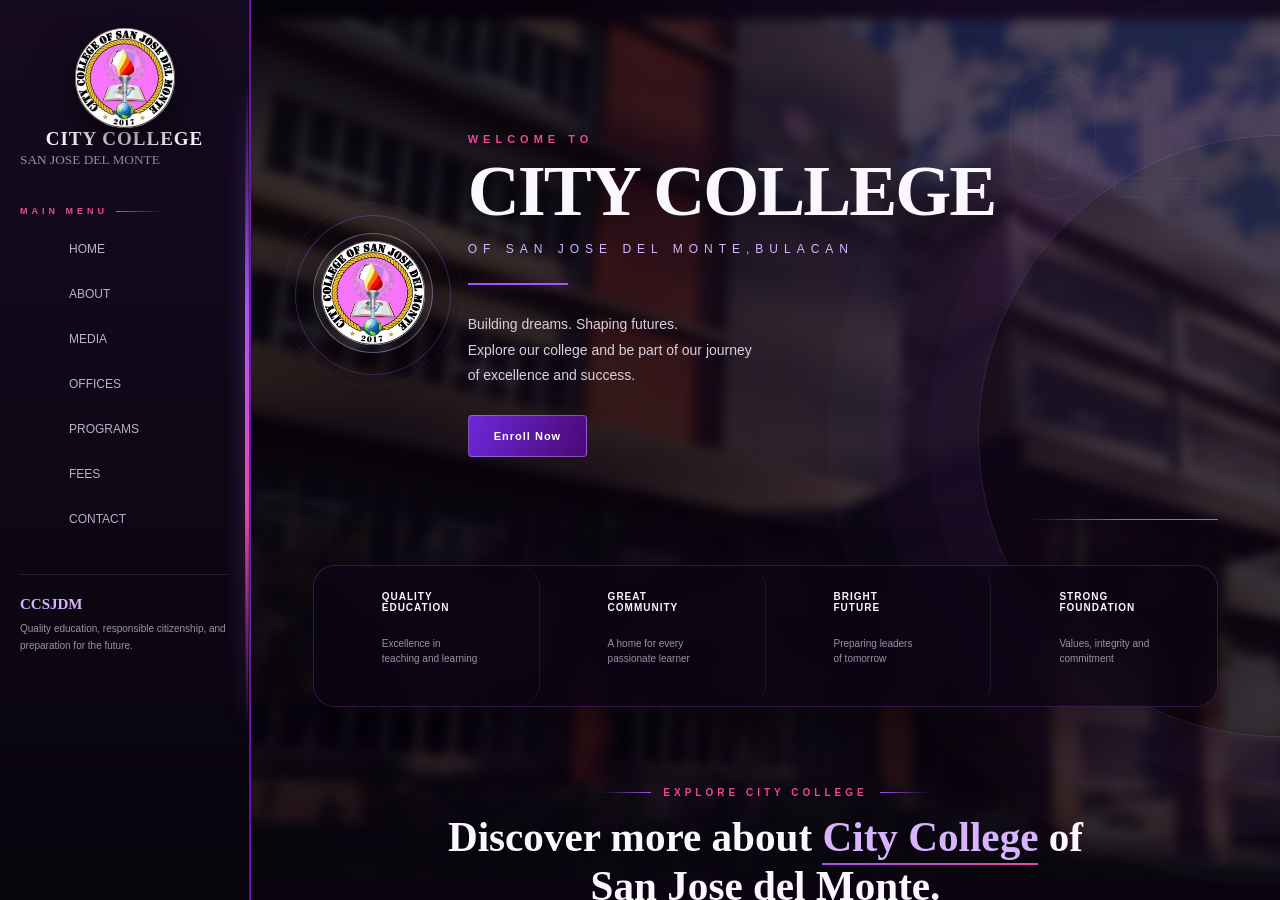
<file: index.html>
<!DOCTYPE html>
<html>

<head>
    <meta charset="UTF-8">
    <title>City College of San Jose del Monte</title>
</head>

<frameset cols="250,*" border="1" bordercolor="#6d1bb8">
    
    <frame src="sidebar.html"
           name="menu"
           noresize>

    <frame src="home.html"
           name="contentFrame">

</frameset>

</html>
</file>
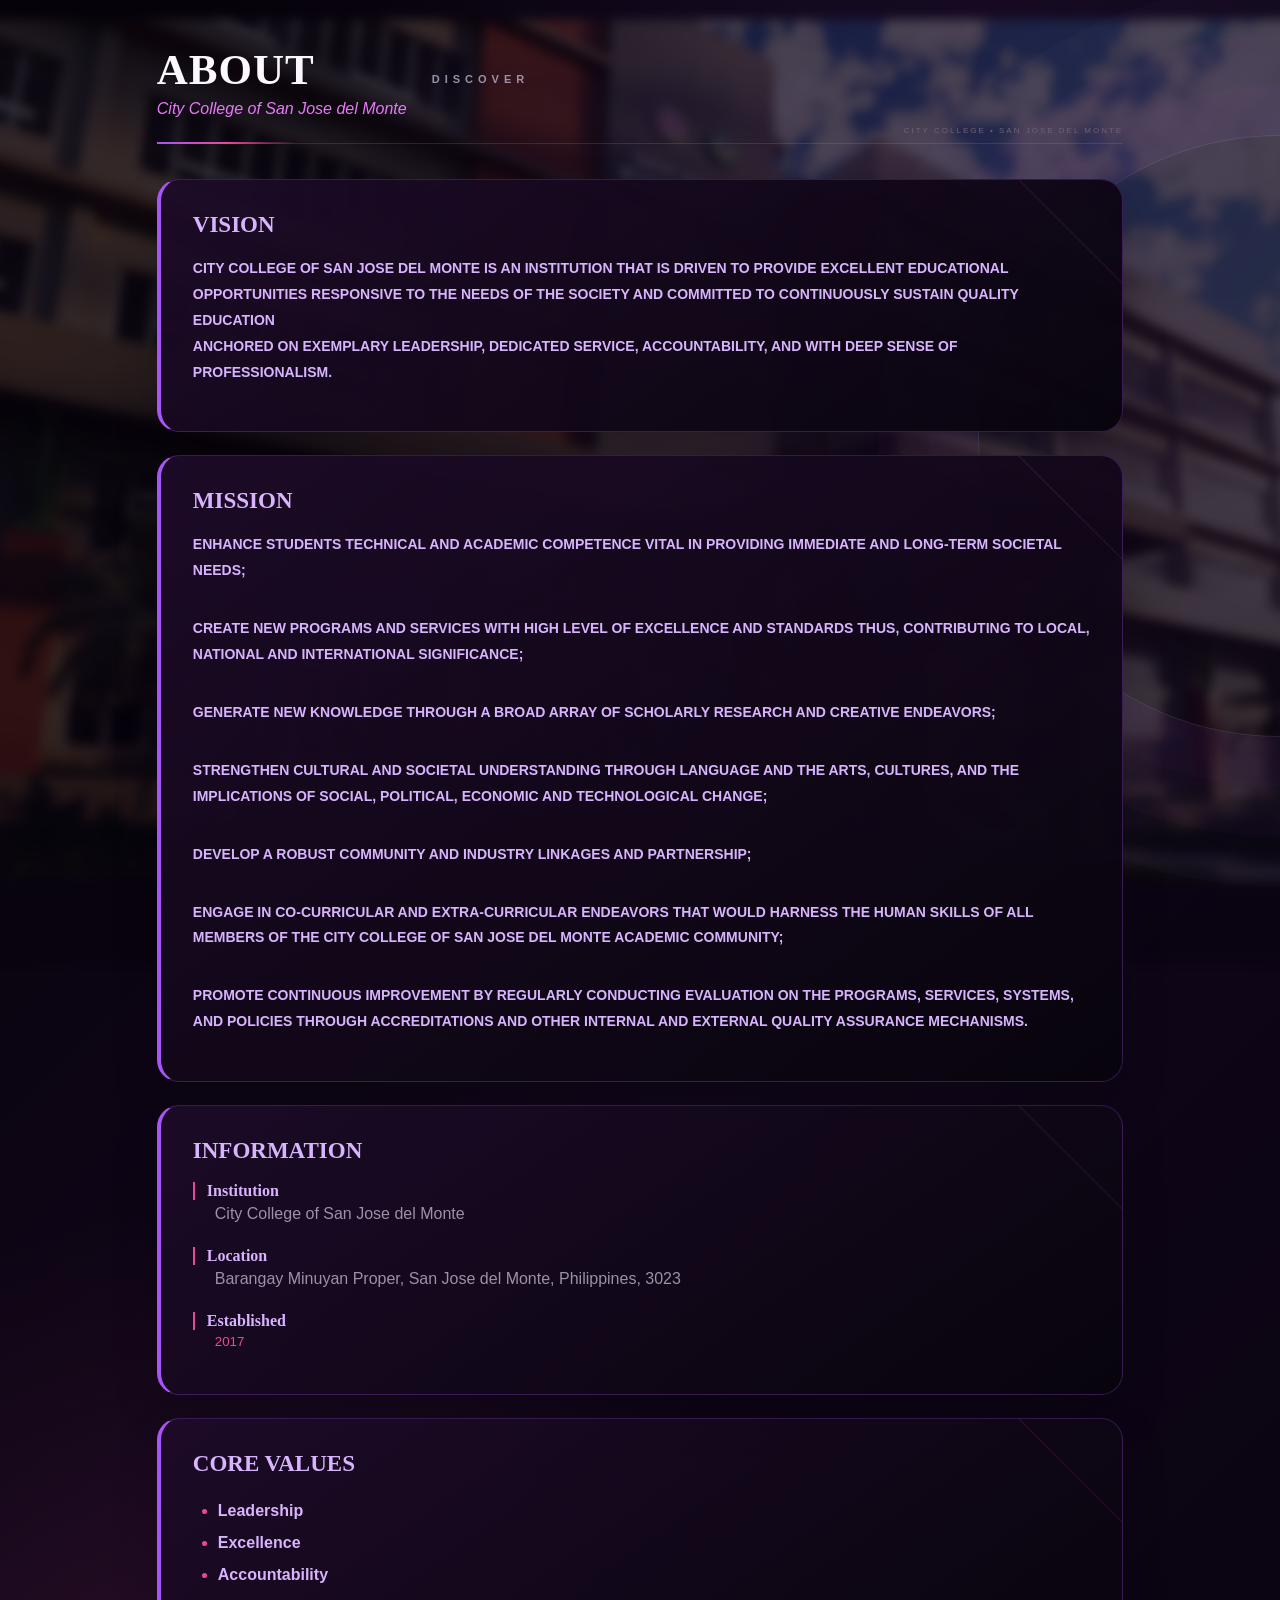
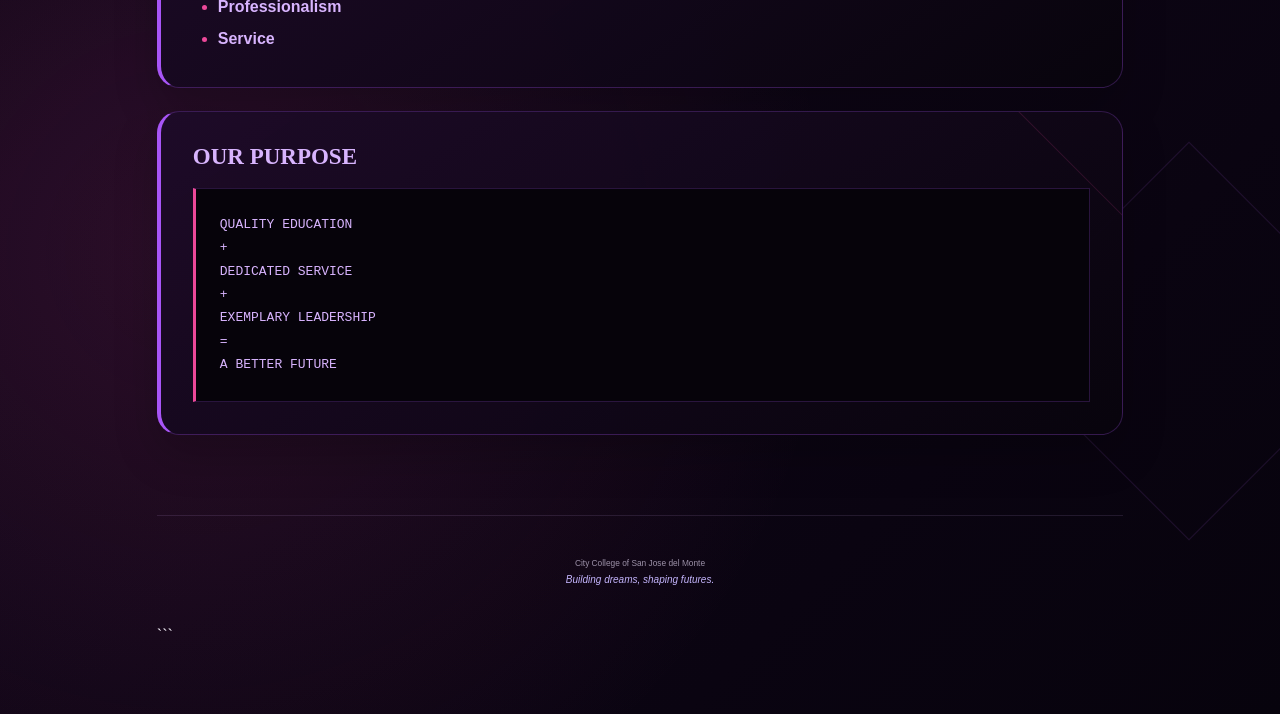
<file: about.html>
<!DOCTYPE html>

<html>

<head>
    <meta charset="UTF-8">
    <title>About - City College</title>
    <link rel="stylesheet" href="style.css">
</head>

<body>
<div class="page inner-page">
    <div class="page-header">
        <div class="page-header-content">
            <h1>ABOUT</h1>
            <p>
                <em>City College of San Jose del Monte</em>
            </p>
        </div>
    <div>
        <p class="welcome-small">DISCOVER</p>
    </div>

</div>


<section class="content-box mission-box">

    <h2>VISION</h2>

    <p>
        <strong>
            CITY COLLEGE OF SAN JOSE DEL MONTE IS AN INSTITUTION
            THAT IS DRIVEN TO PROVIDE EXCELLENT EDUCATIONAL<br>
            OPPORTUNITIES RESPONSIVE TO THE NEEDS OF THE SOCIETY
            AND COMMITTED TO CONTINUOUSLY SUSTAIN QUALITY EDUCATION<br>
            ANCHORED ON EXEMPLARY LEADERSHIP, DEDICATED SERVICE,
            ACCOUNTABILITY, AND WITH DEEP SENSE OF PROFESSIONALISM.
        </strong>
    </p>

</section>


<section class="content-box mission-box">

    <h2>MISSION</h2>

    <p>
        <strong>
            ENHANCE STUDENTS TECHNICAL AND ACADEMIC COMPETENCE
            VITAL IN PROVIDING IMMEDIATE AND LONG-TERM SOCIETAL NEEDS;
        </strong>
    </p>
       <br>
    <p>
        <strong>
            CREATE NEW PROGRAMS AND SERVICES WITH HIGH LEVEL OF
            EXCELLENCE AND STANDARDS THUS, CONTRIBUTING TO LOCAL,
            NATIONAL AND INTERNATIONAL SIGNIFICANCE;
        </strong>
    </p>
        <br>
    <p>
        <strong>
            GENERATE NEW KNOWLEDGE THROUGH A BROAD ARRAY OF
            SCHOLARLY RESEARCH AND CREATIVE ENDEAVORS;
        </strong>
    </p>
        <br>
    <p>
        <strong>
            STRENGTHEN CULTURAL AND SOCIETAL UNDERSTANDING THROUGH
            LANGUAGE AND THE ARTS, CULTURES, AND THE IMPLICATIONS OF
            SOCIAL, POLITICAL, ECONOMIC AND TECHNOLOGICAL CHANGE;
        </strong>
    </p>
        <br>
    <p>
        <strong>
            DEVELOP A ROBUST COMMUNITY AND INDUSTRY LINKAGES AND
            PARTNERSHIP;
        </strong>
    </p>
        <br>
    <p>
        <strong>
            ENGAGE IN CO-CURRICULAR AND EXTRA-CURRICULAR ENDEAVORS
            THAT WOULD HARNESS THE HUMAN SKILLS OF ALL MEMBERS
            OF THE CITY COLLEGE OF SAN JOSE DEL MONTE ACADEMIC
            COMMUNITY;
        </strong>
    </p>
        <br>
    <p> 
        <strong>
            PROMOTE CONTINUOUS IMPROVEMENT BY REGULARLY CONDUCTING
            EVALUATION ON THE PROGRAMS, SERVICES, SYSTEMS, AND
            POLICIES THROUGH ACCREDITATIONS AND OTHER INTERNAL
            AND EXTERNAL QUALITY ASSURANCE MECHANISMS.
        </strong>
    </p>

</section>



<section class="content-box">

    <h2>INFORMATION</h2>

    <dl>

        <dt>Institution</dt>

        <dd>
            City College of San Jose del Monte
        </dd>


        <dt>Location</dt>

        <dd>
        Barangay Minuyan Proper, San Jose del Monte, Philippines, 3023
        </dd>


        <dt>Established</dt>

        <dd>
            <sup>2017</sup>
        </dd>

    </dl>

</section>



<section class="content-box">

    <h2>CORE VALUES</h2>

    <ul>

        <li>
            <strong>Leadership</strong>
        </li>

        <li>
            <strong>Excellence</strong>
        </li>

        <li>
            <strong>Accountability</strong>
        </li>

        <li>
            <strong>Professionalism</strong>
        </li>

        <li>
            <strong>Service</strong>
        </li>

    </ul>

</section>



<section class="content-box">

    <h2>OUR PURPOSE</h2>

    <pre>
QUALITY EDUCATION
+
DEDICATED SERVICE
+
EXEMPLARY LEADERSHIP
=
A BETTER FUTURE </pre>
</section>


<footer>

    <p>
        <small>
            City College of San Jose del Monte
        </small>
    </p>

    <p>
        <i>Building dreams, shaping futures.</i>
    </p>

</footer>
```

</div>

</body>

</html>
</file>
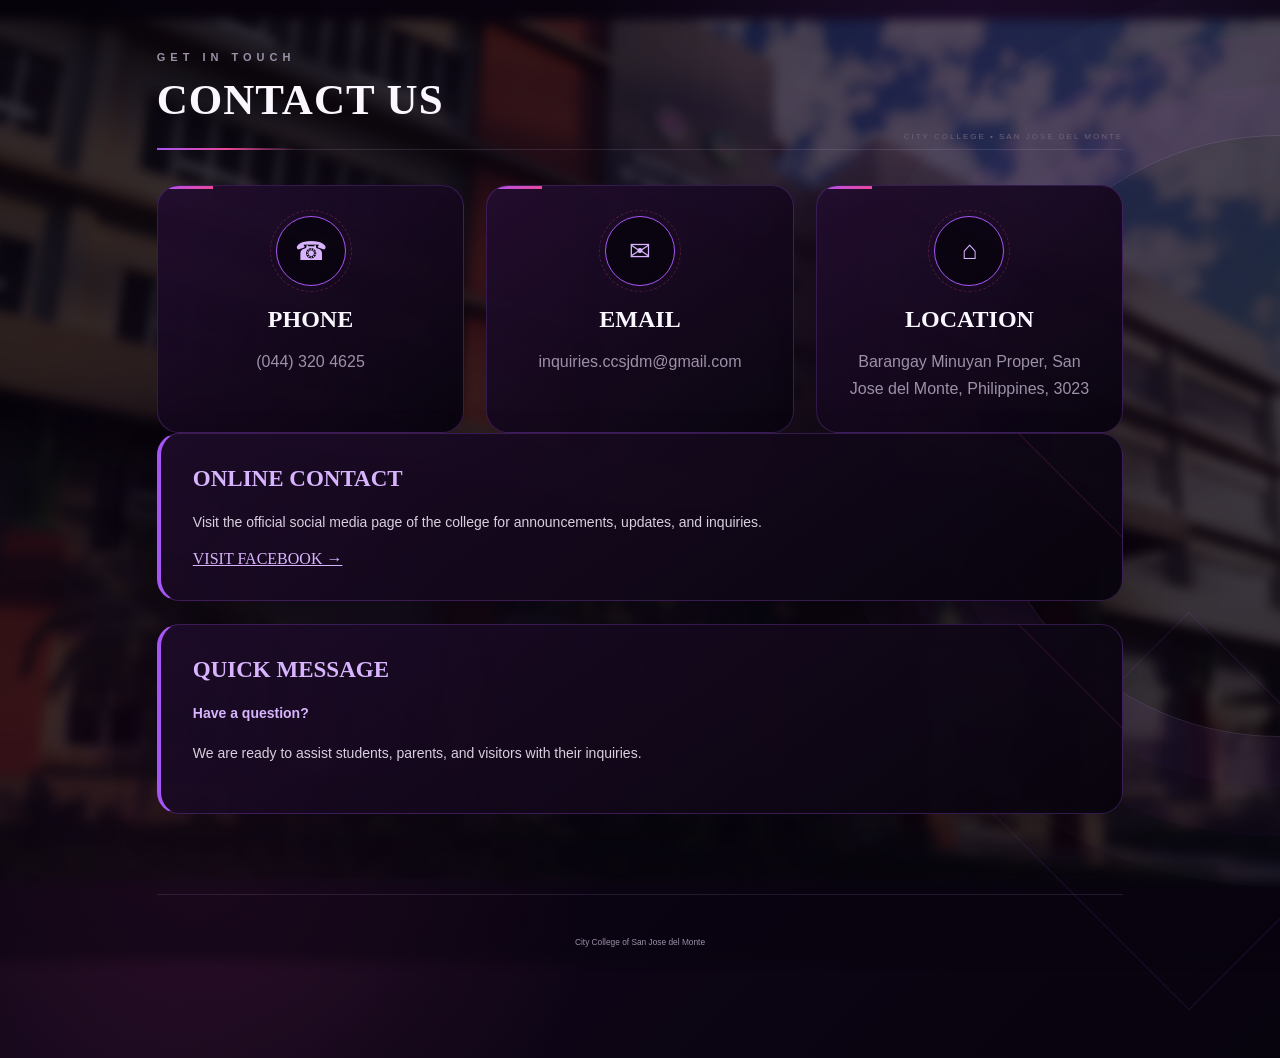
<file: contact.html>
<!DOCTYPE html>
<html>

<head>
    <meta charset="UTF-8">
    <title>Contact - City College</title>
    <link rel="stylesheet" href="style.css">
</head>

<body>

<div class="page inner-page">

    <div class="page-header">

        <div>
            <p class="welcome-small">GET IN TOUCH</p>
            <h1>CONTACT US</h1>
        </div>

    </div>


    <section class="contact-grid">


        <div class="contact-card">

            <div class="card-icon">☎</div>

            <h2>PHONE</h2>

            <p>
                
        (044) 320 4625  
            </p>

        </div>


        <div class="contact-card">

            <div class="card-icon">✉</div>

            <h2>EMAIL</h2>

            <p>
               inquiries.ccsjdm@gmail.com
            </p>

        </div>


        <div class="contact-card">

            <div class="card-icon">⌂</div>

            <h2>LOCATION</h2>

            <p>
                
            Barangay Minuyan Proper, San Jose del Monte, Philippines, 3023 
            </p>

        </div>


    </section>


    <section class="content-box">

        <h2>ONLINE CONTACT</h2>

        <p>
            Visit the official social media
            page of the college for announcements,
            updates, and inquiries.
        </p>

        <a href="https://www.facebook.com/citycollegeofsjdm"
           target="_blank"
           class="social-button">
            VISIT FACEBOOK →
        </a>

    </section>


    <section class="content-box">

        <h2>QUICK MESSAGE</h2>

        <p>
            <strong>Have a question?</strong>
        </p>

        <p>
            We are ready to assist students,
            parents, and visitors with their
            inquiries.
        </p>

    </section>


    <footer>

        <p>
            <small>
                City College of San Jose del Monte
            </small>
        </p>

    </footer>

</div>

</body>

</html>
</file>
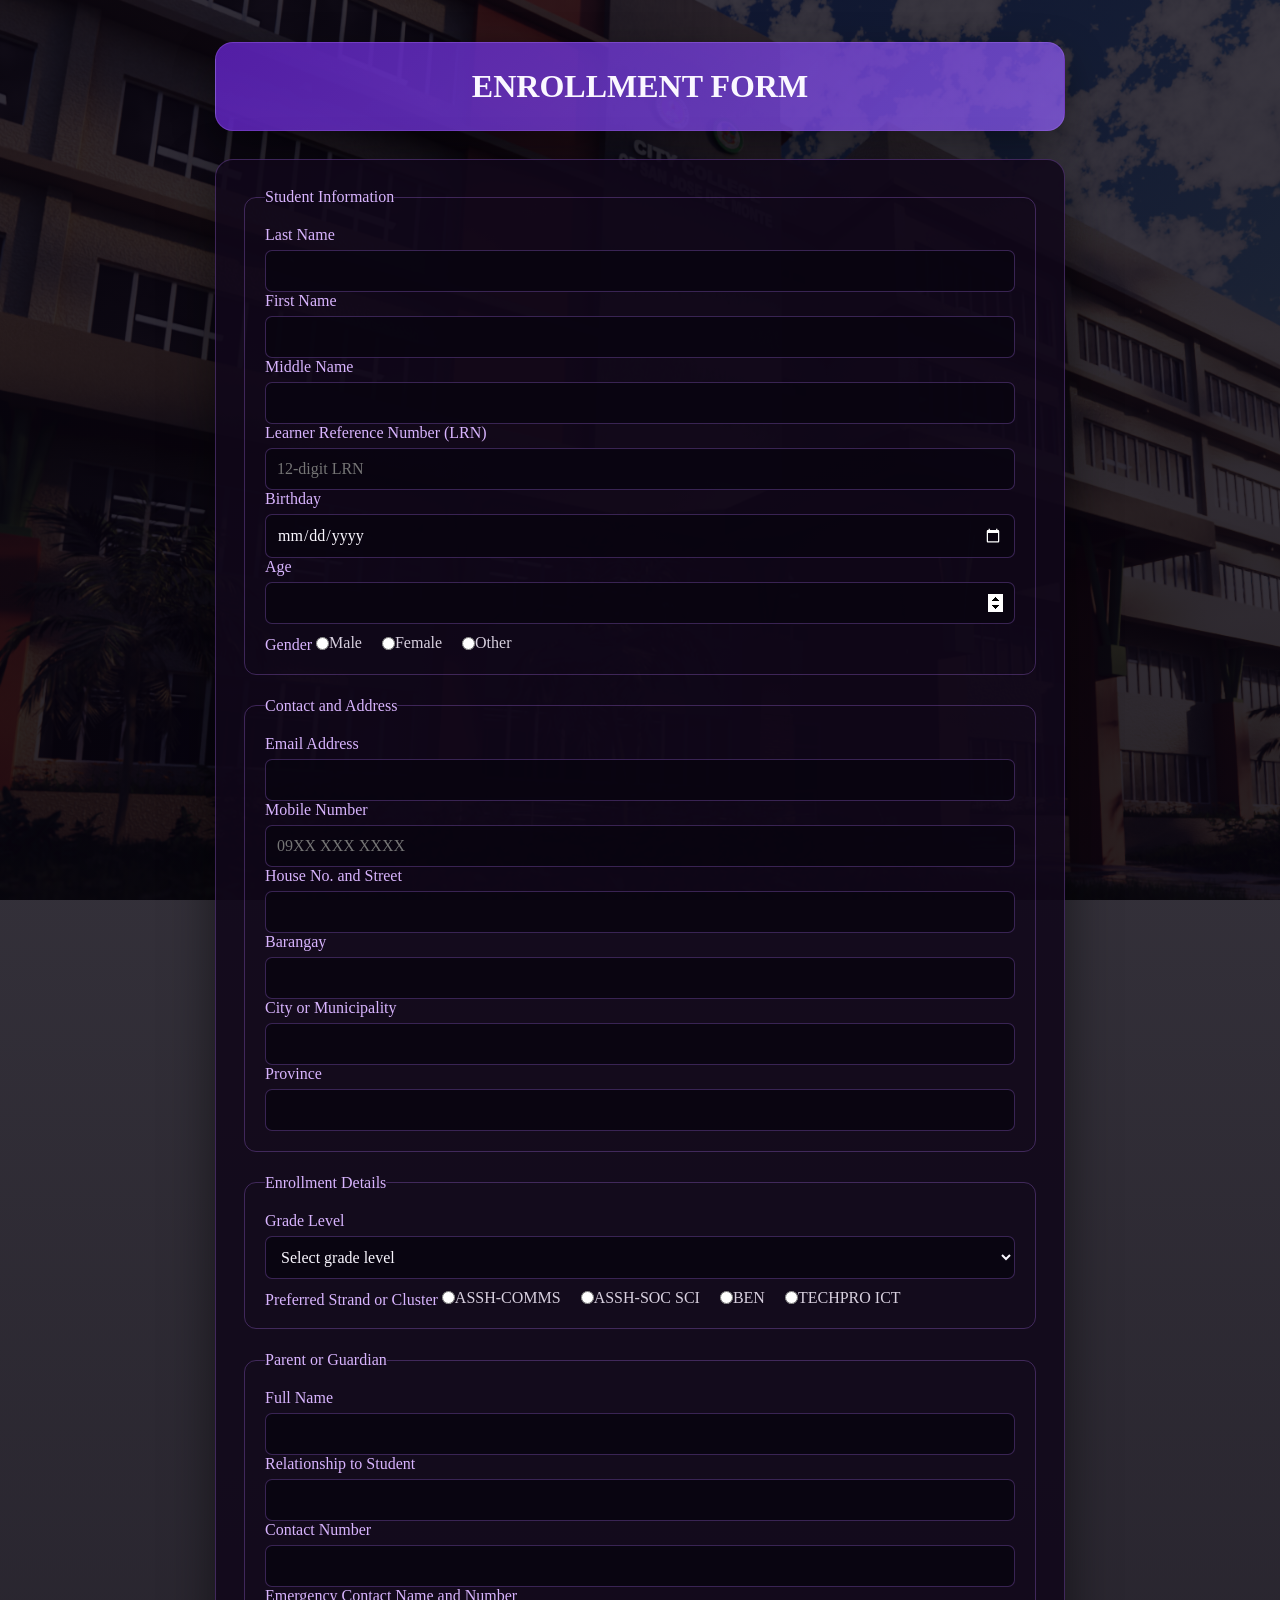
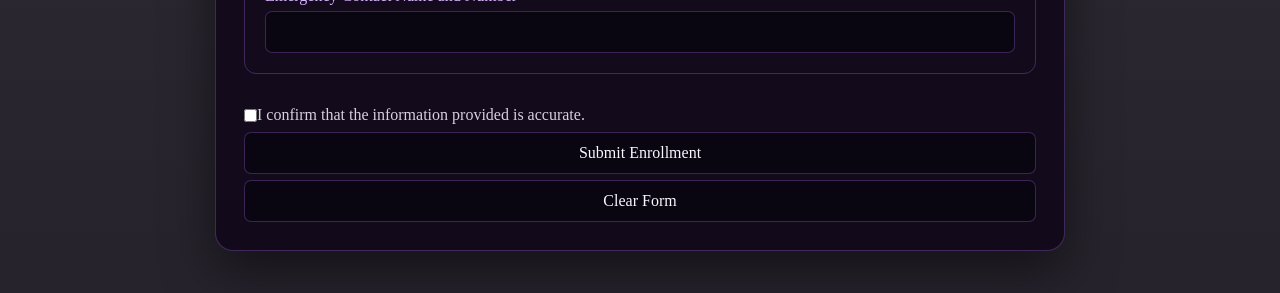
<file: Enrollment Form.html>
<!DOCTYPE html>
<html lang="en">
    <head>
        <meta charset="UTF-8">
        <meta name="viewpoint" content="width=device-width, initial-scale=1.0">
        <title>Enrollment Form</title>
        <link rel="stylesheet" href="style.css">
    </head>
    <body class="enrollment-page">
        <h1>ENROLLMENT FORM</h1>
        <form>
           <fieldset>
               <legend>Student Information</legend>

               <label for="last-name">Last Name</label>
               <input id="last-name" type="text" name="last_name" autocomplete="family-name" required>

               <label for="first-name">First Name</label>
               <input id="first-name" type="text" name="first_name" autocomplete="given-name" required>

               <label for="middle-name">Middle Name</label>
               <input id="middle-name" type="text" name="middle_name" autocomplete="additional-name">

               <label for="lrn">Learner Reference Number (LRN)</label>
               <input id="lrn" type="text" name="lrn" inputmode="numeric" pattern="[0-9]{12}" placeholder="12-digit LRN" required>

               <label for="birthday">Birthday</label>
               <input id="birthday" type="date" name="birthday" required>

               <label for="age">Age</label>
               <input id="age" type="number" name="age" min="10" max="25" required>

               <span class="field-label">Gender</span>
               <label class="option"><input type="radio" name="gender" value="male" required> Male</label>
               <label class="option"><input type="radio" name="gender" value="female"> Female</label>
               <label class="option"><input type="radio" name="gender" value="other"> Other</label>
           </fieldset>

           <fieldset>
               <legend>Contact and Address</legend>

               <label for="email">Email Address</label>
               <input id="email" type="email" name="email" autocomplete="email" required>

               <label for="phone">Mobile Number</label>
               <input id="phone" type="tel" name="phone" autocomplete="tel" placeholder="09XX XXX XXXX" required>

               <label for="address">House No. and Street</label>
               <input id="address" type="text" name="address" autocomplete="street-address" required>

               <label for="barangay">Barangay</label>
               <input id="barangay" type="text" name="barangay" required>

               <label for="city">City or Municipality</label>
               <input id="city" type="text" name="city" required>

               <label for="province">Province</label>
               <input id="province" type="text" name="province" required>
           </fieldset>

           <fieldset>
               <legend>Enrollment Details</legend>

               <label for="grade-level">Grade Level</label>
               <select id="grade-level" name="grade_level" required>
                   <option value="">Select grade level</option>
                   <option value="11">Grade 11</option>
                   <option value="12">Grade 12</option>
               </select>

               <span class="field-label">Preferred Strand or Cluster</span>
               <label class="option"><input type="radio" name="cluster" value="assh-comms" required> ASSH-COMMS</label>
               <label class="option"><input type="radio" name="cluster" value="assh-soc-sci"> ASSH-SOC SCI</label>
               <label class="option"><input type="radio" name="cluster" value="ben"> BEN</label>
               <label class="option"><input type="radio" name="cluster" value="techpro-ict"> TECHPRO ICT</label>
           </fieldset>

           <fieldset>
               <legend>Parent or Guardian</legend>

               <label for="guardian-name">Full Name</label>
               <input id="guardian-name" type="text" name="guardian_name" required>

               <label for="relationship">Relationship to Student</label>
               <input id="relationship" type="text" name="relationship" required>

               <label for="guardian-phone">Contact Number</label>
               <input id="guardian-phone" type="tel" name="guardian_phone" required>

               <label for="emergency-contact">Emergency Contact Name and Number</label>
               <input id="emergency-contact" type="text" name="emergency_contact" required>
           </fieldset>

           <label class="consent">
               <input type="checkbox" name="information_consent" required>
               I confirm that the information provided is accurate.
           </label>

           <input type="submit" value="Submit Enrollment">
           <input type="reset" value="Clear Form">
        </form>
    </body>
</html>
</file>
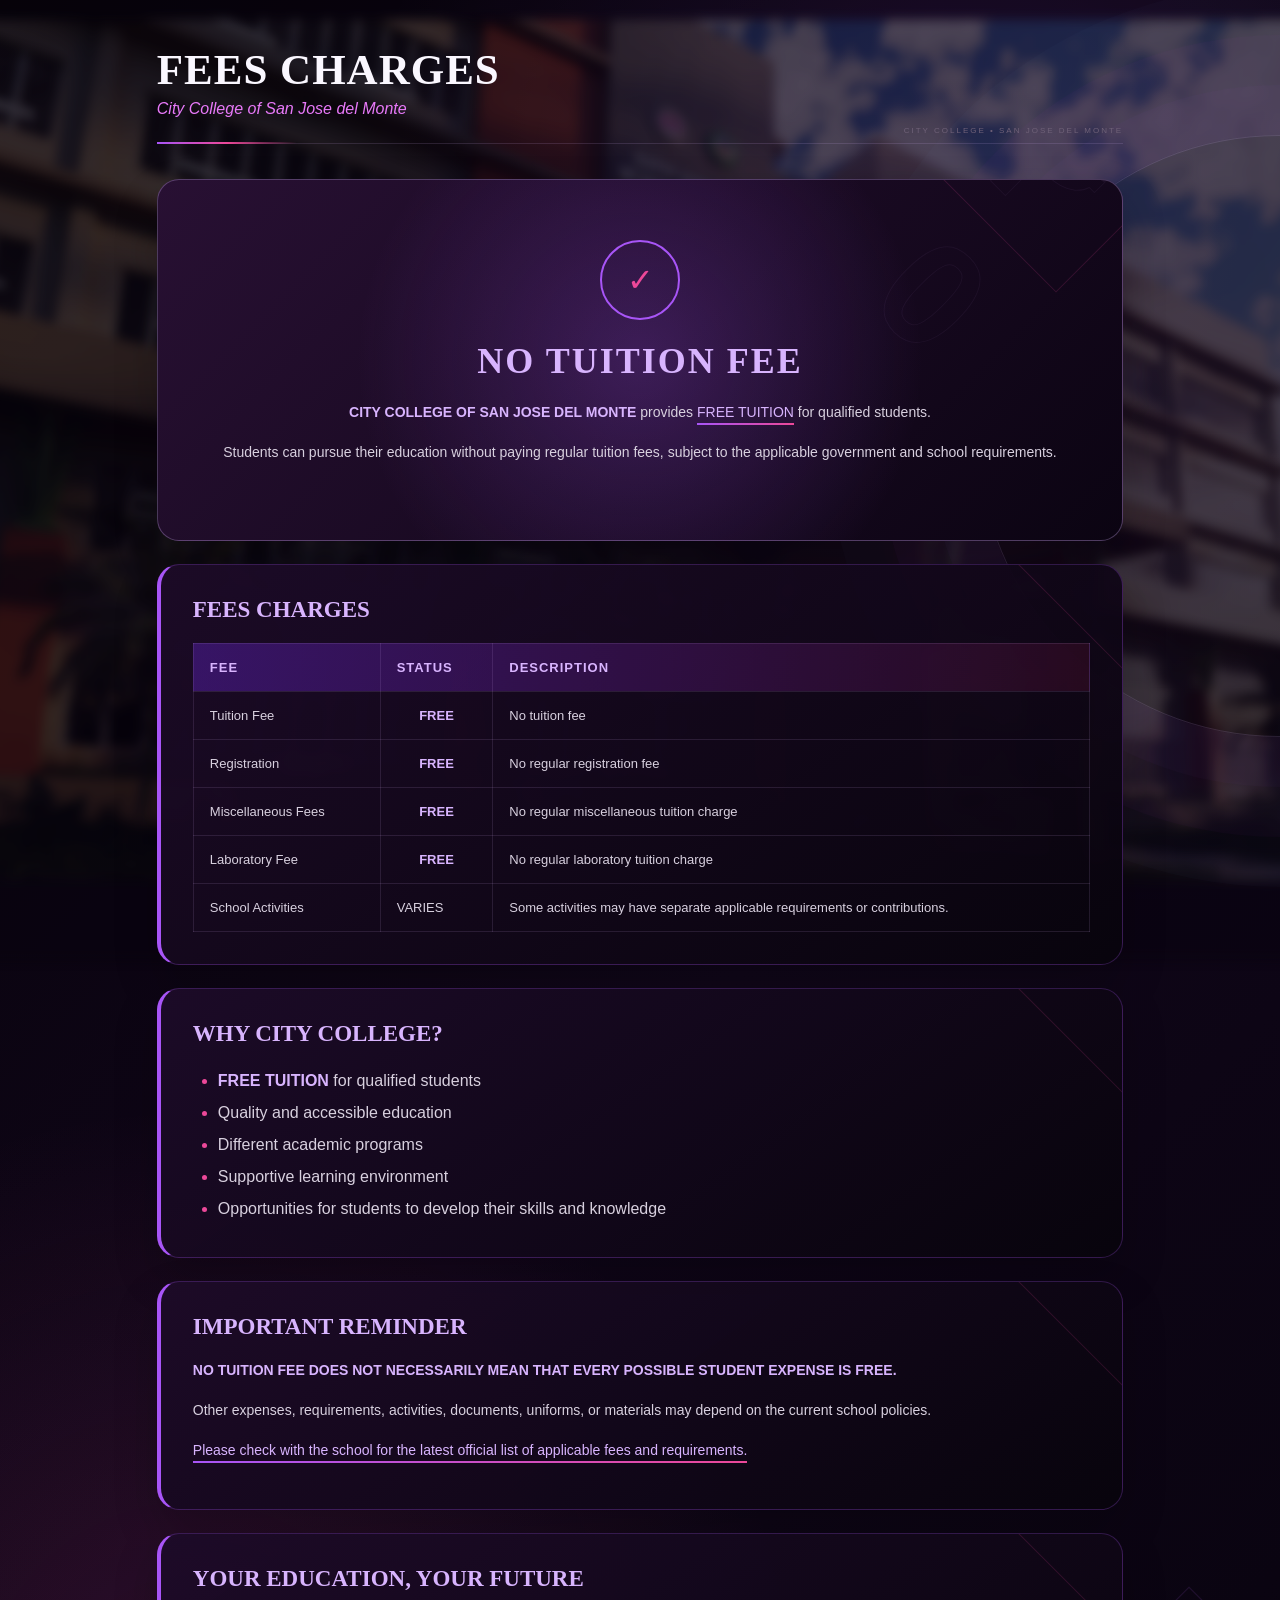
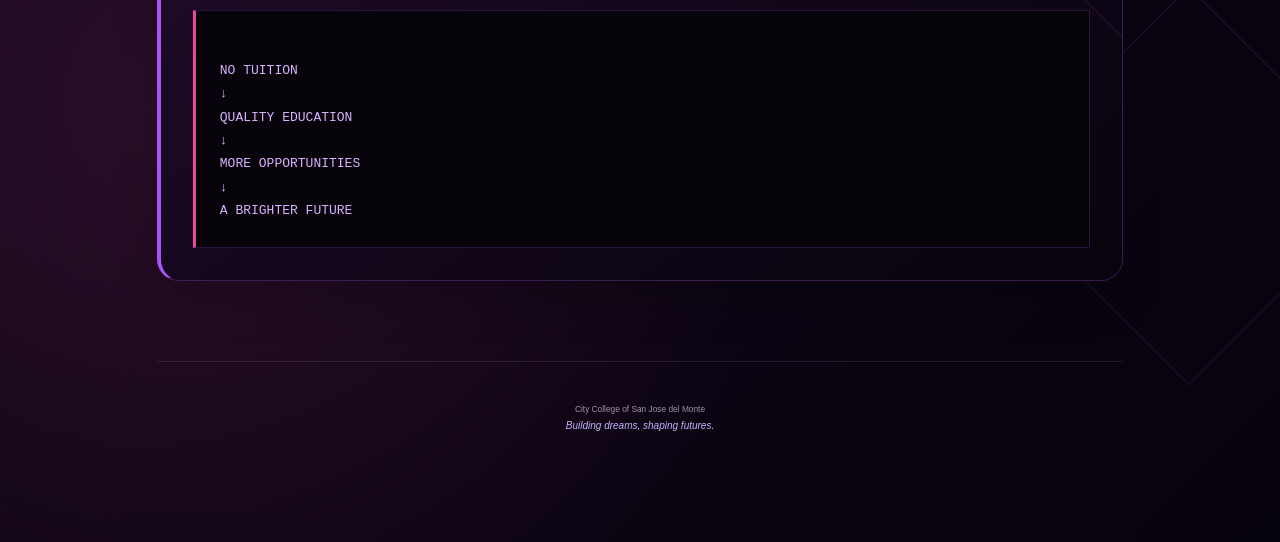
<file: fees.html>
<!DOCTYPE html>

<html>

<head>
    <meta charset="UTF-8">
    <title>Fees - City College</title>
    <link rel="stylesheet" href="style.css">
</head>

<body>
<div class="page inner-page">
    <div class="page-header">
        <div class="page-header-content">
            <h1>FEES CHARGES</h1>
            <p>
                <em>City College of San Jose del Monte</em>
            </p>
        </div>
    </div>

<section class="content-box fee-highlight">

    <div class="free-icon">
        ✓
    </div>

    <h2>NO TUITION FEE</h2>

    <p>
        <strong>
            CITY COLLEGE OF SAN JOSE DEL MONTE
        </strong>
        provides
        <mark>FREE TUITION</mark>
        for qualified students.
    </p>

    <p>
        Students can pursue their education without
        paying regular tuition fees, subject to the
        applicable government and school requirements.
    </p>

</section>


<section class="content-box">

    <h2>FEES CHARGES</h2>

    <table>

        <tr>
            <td><strong>FEE</strong></td>
            <td><strong>STATUS</strong></td>
            <td><strong>DESCRIPTION</strong></td>
        </tr>

        <tr>
            <td>Tuition Fee</td>
            <td class="free">FREE</td>
            <td>No tuition fee</td>
        </tr>

        <tr>
            <td>Registration</td>
            <td class="free">FREE</td>
            <td>No regular registration fee</td>
        </tr>

        <tr>
            <td>Miscellaneous Fees</td>
            <td class="free">FREE</td>
            <td>No regular miscellaneous tuition charge</td>
        </tr>

        <tr>
            <td>Laboratory Fee</td>
            <td class="free">FREE</td>
            <td>No regular laboratory tuition charge</td>
        </tr>

        <tr>
            <td>School Activities</td>
            <td>VARIES</td>
            <td>
                Some activities may have separate
                applicable requirements or contributions.
            </td>
        </tr>

    </table>

</section>


<section class="content-box">

    <h2>WHY CITY COLLEGE?</h2>

    <ul>

        <li>
            <strong>FREE TUITION</strong>
            for qualified students
        </li>

        <li>
            Quality and accessible education
        </li>

        <li>
            Different academic programs
        </li>

        <li>
            Supportive learning environment
        </li>

        <li>
            Opportunities for students to develop
            their skills and knowledge
        </li>

    </ul>

</section>


<section class="content-box">

    <h2>IMPORTANT REMINDER</h2>

    <p>
        <strong>
            NO TUITION FEE DOES NOT NECESSARILY MEAN
            THAT EVERY POSSIBLE STUDENT EXPENSE IS FREE.
        </strong>
    </p>

    <p>
        Other expenses, requirements, activities,
        documents, uniforms, or materials may depend
        on the current school policies.
    </p>

    <p>
        <mark>
            Please check with the school for the latest
            official list of applicable fees and requirements.
        </mark>
    </p>

</section>


<section class="content-box free-message">

    <h2>YOUR EDUCATION, YOUR FUTURE</h2>

    <pre>

NO TUITION
↓
QUALITY EDUCATION
↓
MORE OPPORTUNITIES
↓
A BRIGHTER FUTURE </pre>

</section>


<footer>

    <p>
        <small>
            City College of San Jose del Monte
        </small>
    </p>

    <p>
        <i>Building dreams, shaping futures.</i>
    </p>

</footer>


</div>

</body>

</html>
</file>
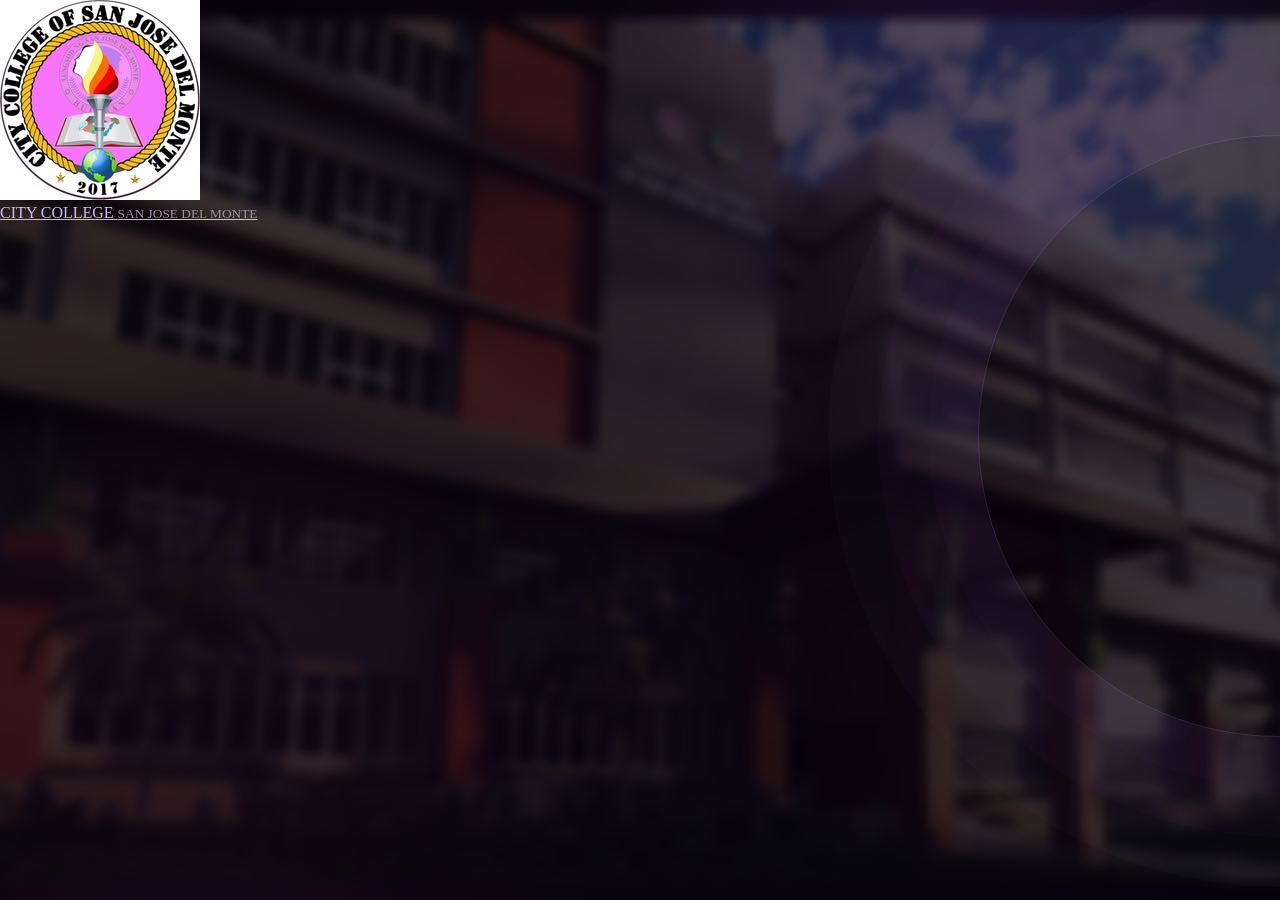
<file: header.html>
<!DOCTYPE html>
<html lang="en">
<head>
    <meta charset="UTF-8">
    <link rel="stylesheet" href="style.css">
</head>
<body class="frame-header-body">

<div class="navbar">
    <a href="home.html" target="mainFrame" class="brand">
        <img src="city college logo.png" alt="CCSJDM Logo">
        <div class="brand-text">
            <span>CITY COLLEGE</span>
            <small>SAN JOSE DEL MONTE</small>
        </div>
    </a>
</body>
</html>
</file>
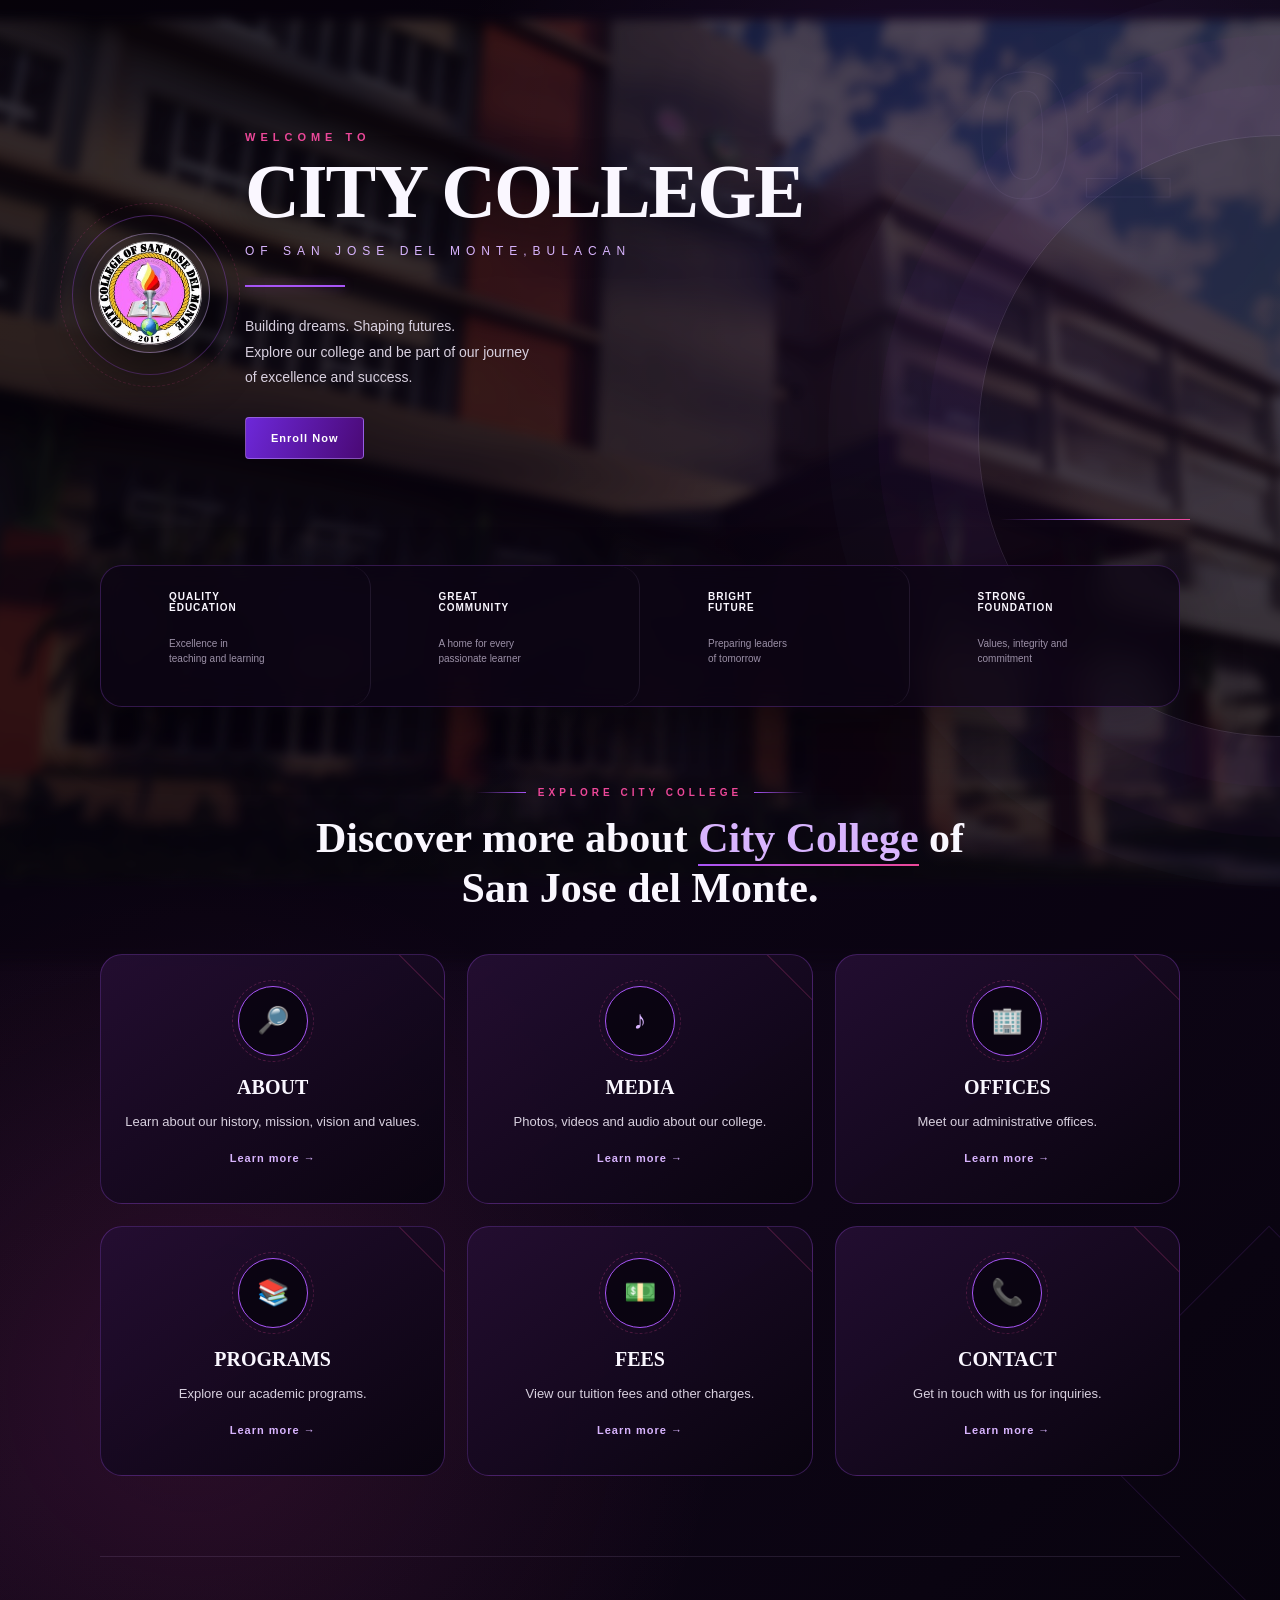
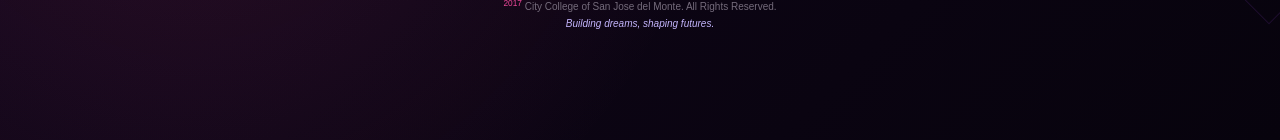
<file: home.html>
<!DOCTYPE html>
<html>

<head>
    <meta charset="UTF-8">
    <title>Home - City College</title>
    <link rel="stylesheet" href="style.css">
</head>

<body>

<div class="page">

    <section class="hero">

        <div class="hero-logo">
            <img src="city college logo.png"
                 alt="City College Logo">
        </div>

        <div class="welcome">

            <p class="welcome-small">
                WELCOME TO
            </p>

            <h1>
                CITY COLLEGE
            </h1>

            <h3>
            OF SAN JOSE DEL MONTE,BULACAN
            </h3>

            <hr>

            <p>
                Building dreams. Shaping futures.<br>
                Explore our college and be part of our journey<br>
                of excellence and success.
                <br>
            </p>
                    <a href="Enrollment Form.html" target="content" class="enroll-now">
            Enroll Now
        </a>

        </div>

    </section>


    <section class="features">

        <div class="feature">
            <b></b>
            <strong>QUALITY<br>EDUCATION</strong>
            <small>Excellence in<br>teaching and learning</small>
        </div>

        <div class="feature">
            <b></b>
            <strong>GREAT<br>COMMUNITY</strong>
            <small>A home for every<br>passionate learner</small>
        </div>

        <div class="feature">
            <b></b>
            <strong>BRIGHT<br>FUTURE</strong>
            <small>Preparing leaders<br>of tomorrow</small>
        </div>

        <div class="feature">
            <b></b>
            <strong>STRONG<br>FOUNDATION</strong>
            <small>Values, integrity and<br>commitment</small>
        </div>

    </section>


    <section id="explore" class="explore-section">

        <p class="section-title">
        EXPLORE CITY COLLEGE 
        </p>

        <h2>
            Discover more about
            <mark>City College</mark> of
            <br>
            San Jose del Monte.
        </h2>


        <div class="cards">

            <div class="card">
                <div class="card-icon">🔎</div>

                <h2>ABOUT</h2>

                <p>
                    Learn about our history,
                    mission, vision and values.
                </p>

                <a href="about.html">
                    Learn more →
                </a>
            </div>


            <div class="card">
                <div class="card-icon">♪</div>

                <h2>MEDIA</h2>

                <p>
                    Photos, videos and audio
                    about our college.
                </p>

                <a href="media.html">
                    Learn more →
                </a>
            </div>


            <div class="card">
                <div class="card-icon">🏢</div>

                <h2>OFFICES</h2>

                <p>
                    Meet our administrative
                    offices.
                </p>

                <a href="offices.html">
                    Learn more →
                </a>
            </div>


            <div class="card">
                <div class="card-icon">📚</div>

                <h2>PROGRAMS</h2>

                <p>
                    Explore our academic
                    programs.
                </p>

                <a href="programs.html">
                    Learn more →
                </a>
            </div>


            <div class="card">
                <div class="card-icon">💵</div>

                <h2>FEES</h2>

                <p>
                    View our tuition fees
                    and other charges.
                </p>

                <a href="fees.html">
                    Learn more →
                </a>
            </div>


            <div class="card">
                <div class="card-icon">📞</div>

                <h2>CONTACT</h2>

                <p>
                    Get in touch with us
                    for inquiries.
                </p>

                <a href="contact.html">
                    Learn more →
                </a>
            </div>

        </div>

    </section>


    <footer>

        <p>
           <sup>2017</sup>
            City College of San Jose del Monte.
            All Rights Reserved.
        </p>

        <p>
            <i>Building dreams, shaping futures.</i>
        </p>

    </footer>

</div>
</body>
</html>
</file>
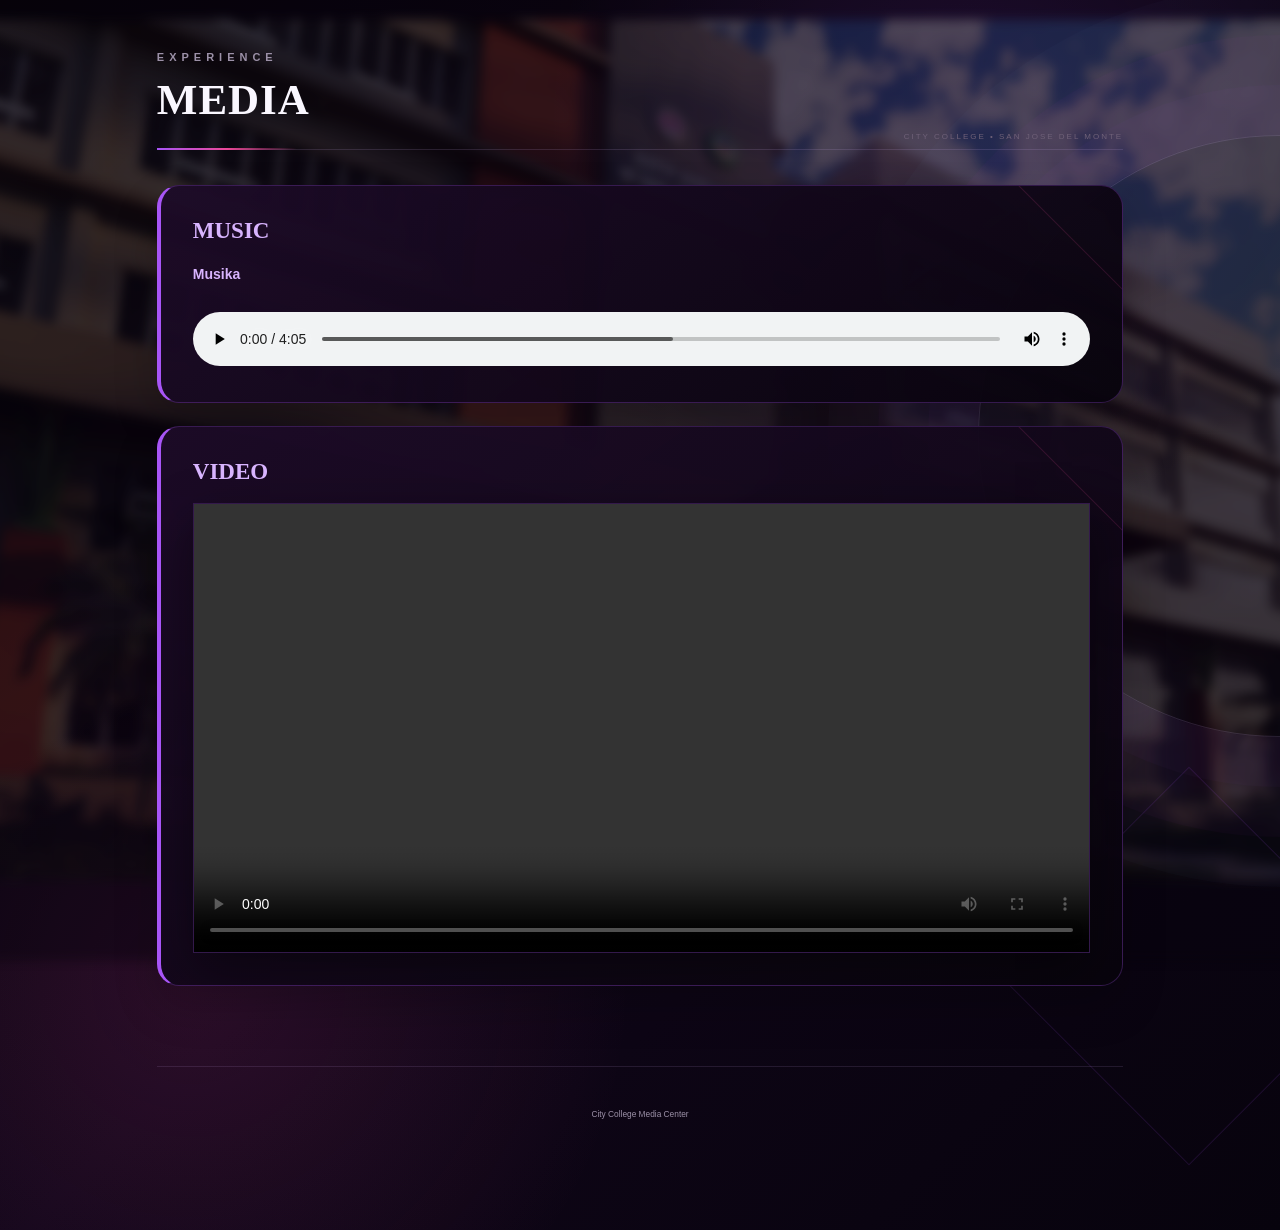
<file: media.html>
<!DOCTYPE html>
<html>

<head>
    <meta charset="UTF-8">
    <title>Media - City College</title>
    <link rel="stylesheet" href="style.css">
</head>

<body>

<div class="page inner-page">

    <div class="page-header">

        <div>
            <p class="welcome-small">EXPERIENCE</p>
            <h1>MEDIA</h1>
        </div>

    </div>


    <section class="content-box">

        <h2> MUSIC</h2>

        <p>
            <strong>Musika</strong>
        </p>

        <audio controls>

            <source src="musika.mp3"
                    type="audio/mpeg">

            Your browser does not support audio.

        </audio>

    </section>


    <section class="content-box">

        <h2>VIDEO</h2>

        <video controls class="college-video">

            <source src="padaba taka.mp4"
                    type="video/mp4">

            Your browser does not support video.

        </video>

    </section>
    <footer>
        <p>
            <small>City College Media Center</small>
        </p>
    </footer>

</div>

</body>

</html>
</file>
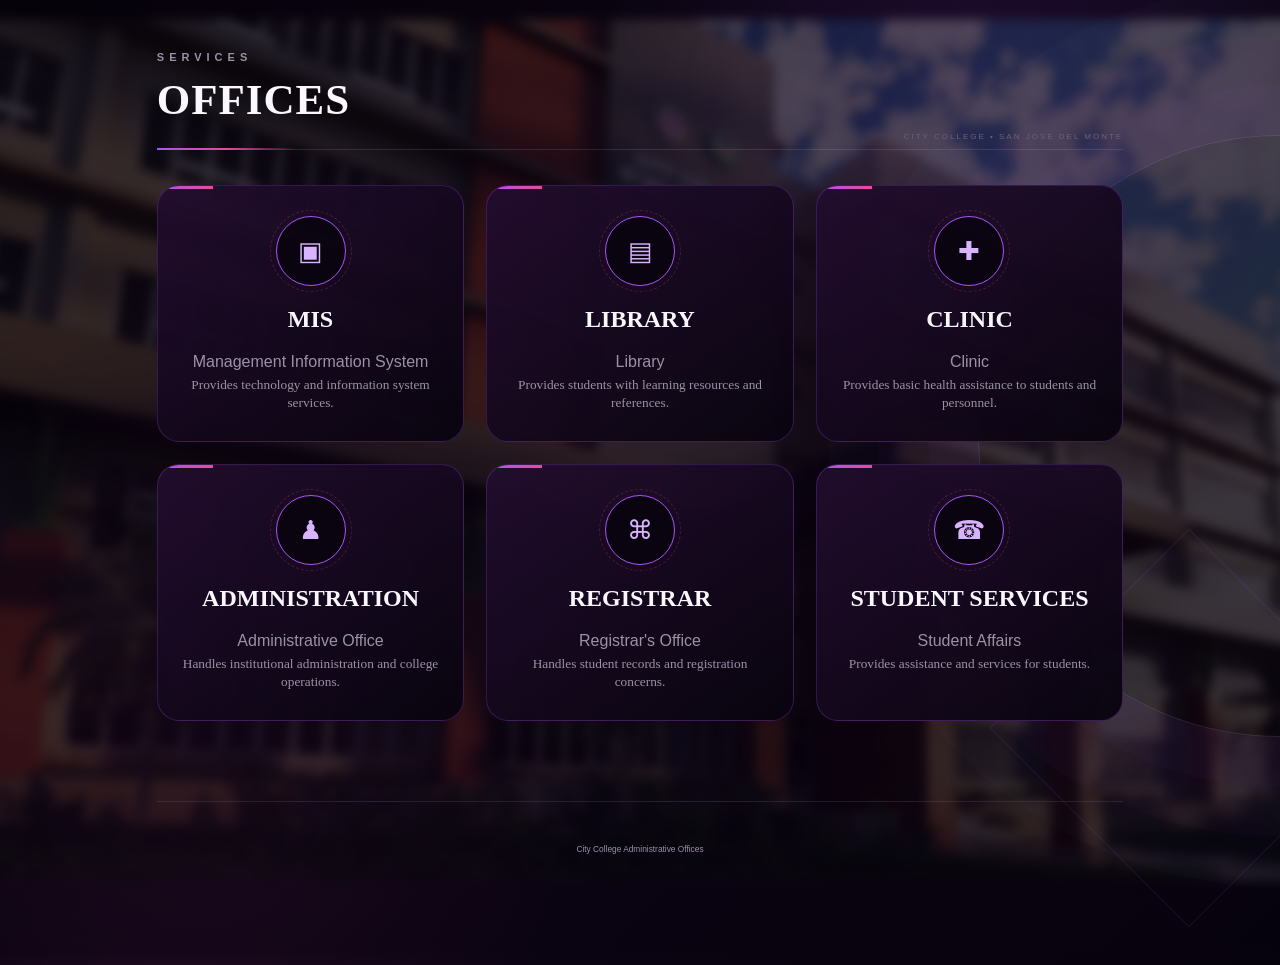
<file: offices.html>
<!DOCTYPE html>
<html>

<head>
    <meta charset="UTF-8">
    <title>Offices - City College</title>
    <link rel="stylesheet" href="style.css">
</head>

<body>

<div class="page inner-page">

    <div class="page-header">
        <div>
            <p class="welcome-small">SERVICES</p>
            <h1>OFFICES</h1>
        </div>

    </div>


    <section class="office-grid">


        <div class="office-card">

            <div class="card-icon">▣</div>

            <h2>MIS</h2>

            <p>
                Management Information System
            </p>

            <small>
                Provides technology and information
                system services.
            </small>

        </div>


        <div class="office-card">

            <div class="card-icon">▤</div>

            <h2>LIBRARY</h2>

            <p>
               Library
            </p>

            <small>
                Provides students with learning
                resources and references.
            </small>

        </div>


        <div class="office-card">

            <div class="card-icon">✚</div>

            <h2>CLINIC</h2>

            <p>
               Clinic
            </p>

            <small>
                Provides basic health assistance
                to students and personnel.
            </small>

        </div>


        <div class="office-card">

            <div class="card-icon">♟</div>

            <h2>ADMINISTRATION</h2>

            <p>
                Administrative Office
            </p>

            <small>
                Handles institutional administration
                and college operations.
            </small>

        </div>


        <div class="office-card">

            <div class="card-icon">⌘</div>

            <h2>REGISTRAR</h2>

            <p>
                Registrar's Office
            </p>

            <small>
                Handles student records and
                registration concerns.
            </small>

        </div>


        <div class="office-card">

            <div class="card-icon">☎</div>

            <h2>STUDENT SERVICES</h2>

            <p>
                Student Affairs
            </p>

            <small>
                Provides assistance and services
                for students.
            </small>

        </div>


    </section>


    <footer>
        <p>
            <small>
                City College Administrative Offices
            </small>
        </p>
    </footer>

</div>

</body>

</html>
</file>
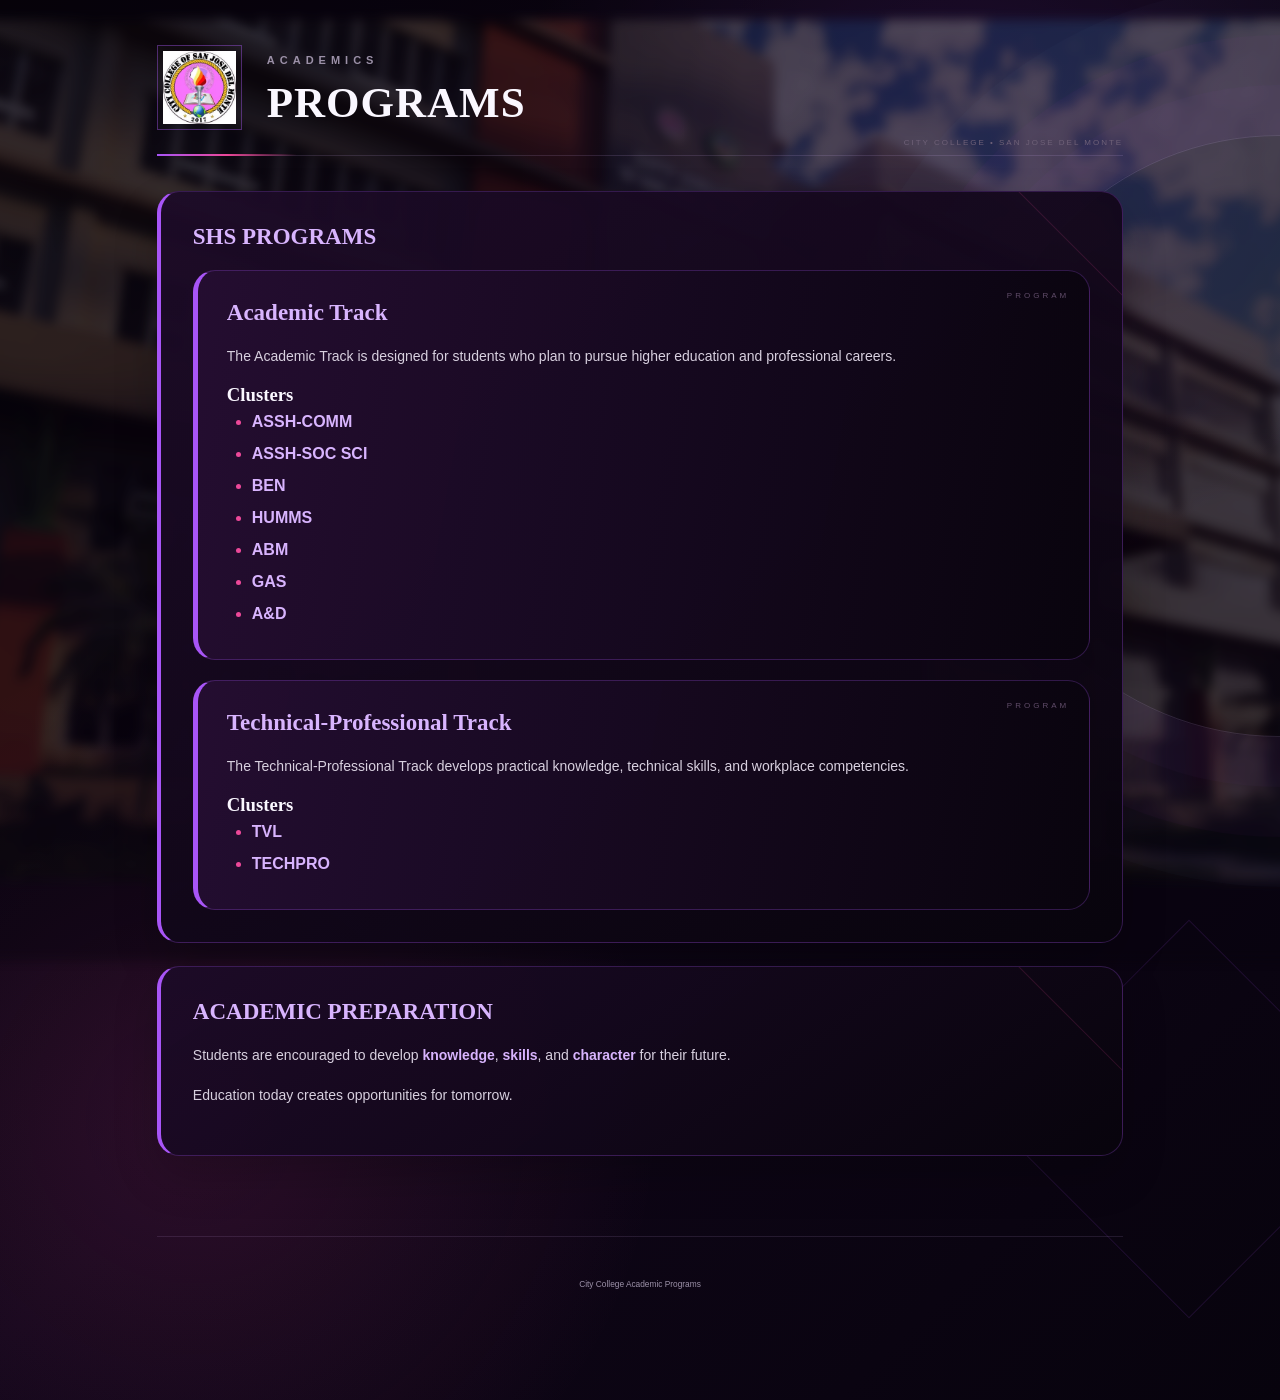
<file: program.html>
<!DOCTYPE html>
<html>

<head>
    <meta charset="UTF-8">
    <title>Programs - City College</title>
    <link rel="stylesheet" href="style.css">
</head>

<body>

<div class="page inner-page">

    <div class="page-header">

        <img src="city college logo.png"
             alt="City College Logo">

        <div>
            <p class="welcome-small">ACADEMICS</p>
            <h1>PROGRAMS</h1>
        </div>

    </div>


    <section class="content-box">

        <h2>SHS PROGRAMS</h2>

        <div class="program-card">

            <h2>Academic Track</h2>

            <p>
                The Academic Track is designed for students
                who plan to pursue higher education and
                professional careers.
            </p>

            <h3>Clusters</h3>

            <ul>

                <li>
                    <strong>
                        ASSH-COMM
                    </strong>
                </li>

                <li>
                    <strong>
                        ASSH-SOC SCI
                    </strong>
                </li>

                <li>
                    <strong>
                        BEN
                    </strong>
                </li>

                <li>
                    <strong>
                        HUMMS
                    </strong>
                </li>

                <li>
                    <strong>
                        ABM
                    </strong>
                </li>

                <li>
                    <strong>
                        GAS
                    </strong>
                </li>

                <li>
                    <strong>
                        A&D
                    </strong>
                </li>

            </ul>

        </div>


        <div class="program-card">

            <h2>Technical-Professional Track</h2>

            <p>
                The Technical-Professional Track develops
                practical knowledge, technical skills,
                and workplace competencies.
            </p>

            <h3>Clusters</h3>

            <ul>

                <li>
                    <strong> 
                        TVL
                    </strong>
                    </li>
                
                <li>
                    <strong>
                        TECHPRO
                    </strong>
                </li>

            </ul>

        </div>

    </section>


    <section class="content-box">

        <h2>ACADEMIC PREPARATION</h2>

        <p>
            Students are encouraged to develop
            <strong>knowledge</strong>,
            <strong>skills</strong>,
            and
            <strong>character</strong>
            for their future.
        </p>

        <p>
            Education today creates opportunities
            for tomorrow.
        </p>

    </section>


    <footer>
        <p>
            <small>
                City College Academic Programs
            </small>
        </p>
    </footer>

</div>

</body>

</html>
</file>
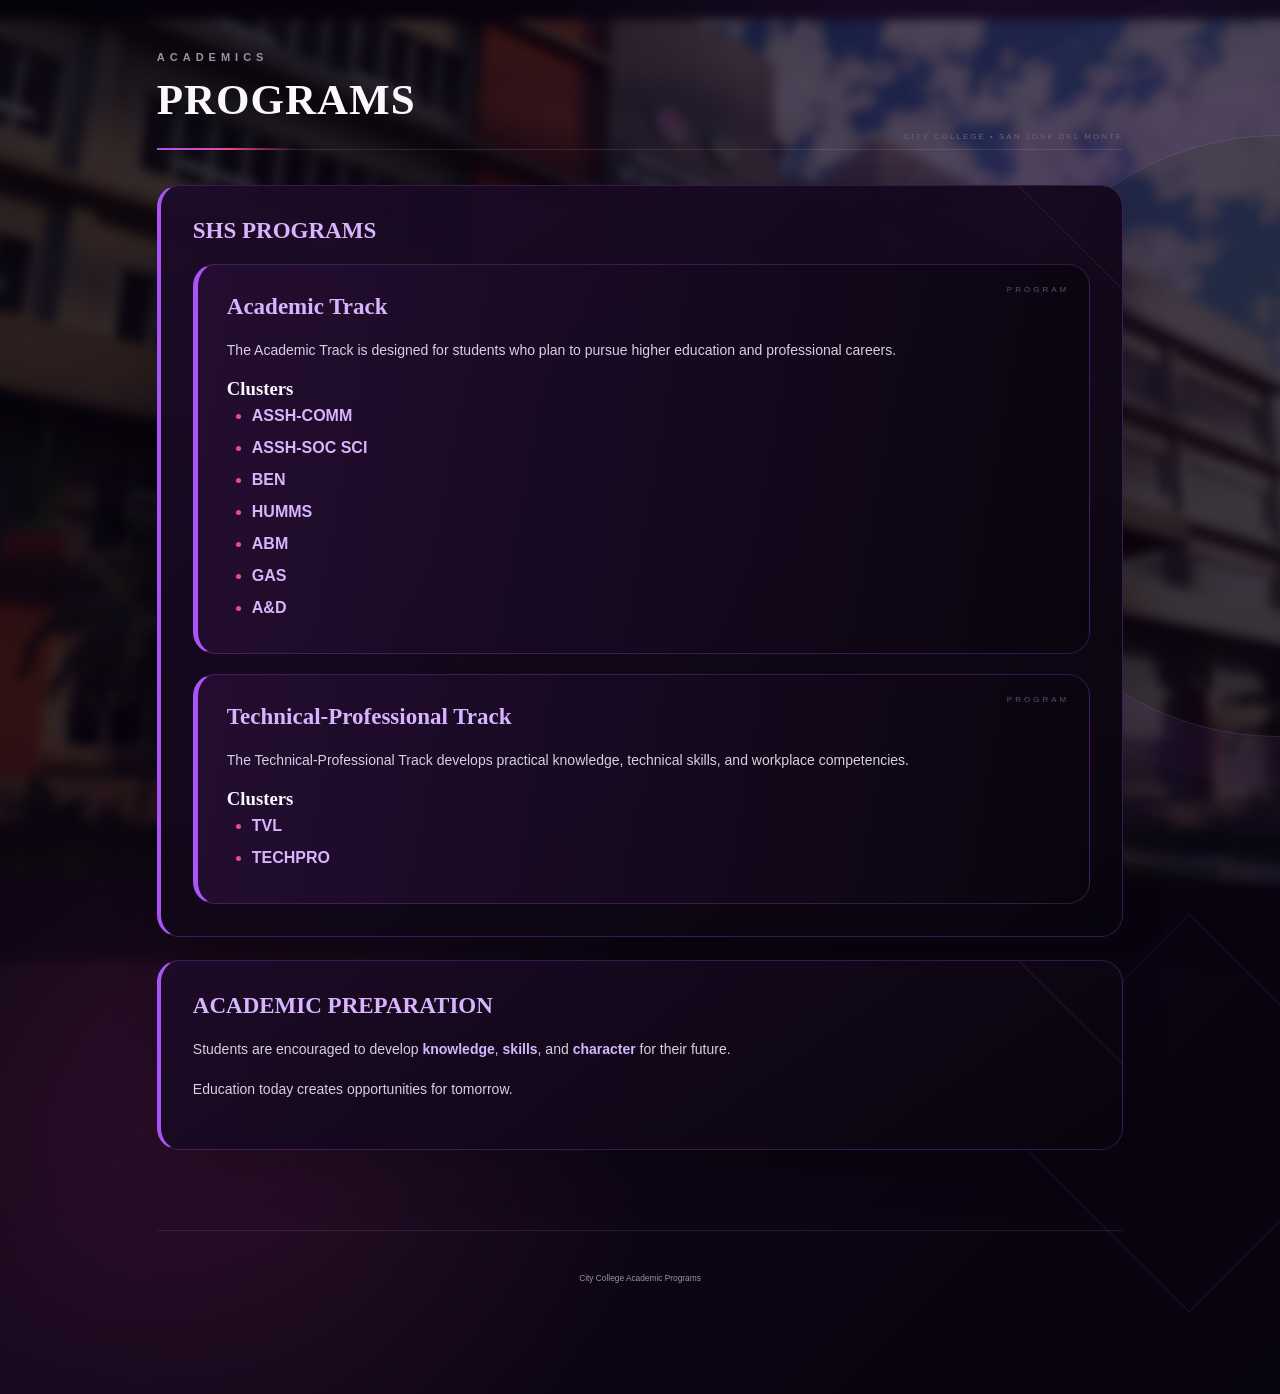
<file: programs.html>
<!DOCTYPE html>
<html>

<head>
    <meta charset="UTF-8">
    <title>Programs - City College</title>
    <link rel="stylesheet" href="style.css">
</head>

<body>

<div class="page inner-page">

    <div class="page-header">

        <div>
            <p class="welcome-small">ACADEMICS</p>
            <h1>PROGRAMS</h1>
        </div>

    </div>


    <section class="content-box">

        <h2>SHS PROGRAMS</h2>

        <div class="program-card">

            <h2>Academic Track</h2>

            <p>
                The Academic Track is designed for students
                who plan to pursue higher education and
                professional careers.
            </p>

            <h3>Clusters</h3>

            <ul>

                <li>
                    <strong>
                        ASSH-COMM
                    </strong>
                </li>

                <li>
                    <strong>
                        ASSH-SOC SCI
                    </strong>
                </li>

                <li>
                    <strong>
                        BEN
                    </strong>
                </li>

                <li>
                    <strong>
                        HUMMS
                    </strong>
                </li>

                <li>
                    <strong>
                        ABM
                    </strong>
                </li>

                <li>
                    <strong>
                        GAS
                    </strong>
                </li>

                <li>
                    <strong>
                        A&D
                    </strong>
                </li>

            </ul>

        </div>


        <div class="program-card">

            <h2>Technical-Professional Track</h2>

            <p>
                The Technical-Professional Track develops
                practical knowledge, technical skills,
                and workplace competencies.
            </p>

            <h3>Clusters</h3>

            <ul>

                <li>
                    <strong> 
                        TVL
                    </strong>
                    </li>
                
                <li>
                    <strong>
                        TECHPRO
                    </strong>
                </li>

            </ul>

        </div>

    </section>


    <section class="content-box">

        <h2>ACADEMIC PREPARATION</h2>

        <p>
            Students are encouraged to develop
            <strong>knowledge</strong>,
            <strong>skills</strong>,
            and
            <strong>character</strong>
            for their future.
        </p>

        <p>
            Education today creates opportunities
            for tomorrow.
        </p>

    </section>


    <footer>
        <p>
            <small>
                City College Academic Programs
            </small>
        </p>
    </footer>

</div>

</body>

</html>
</file>
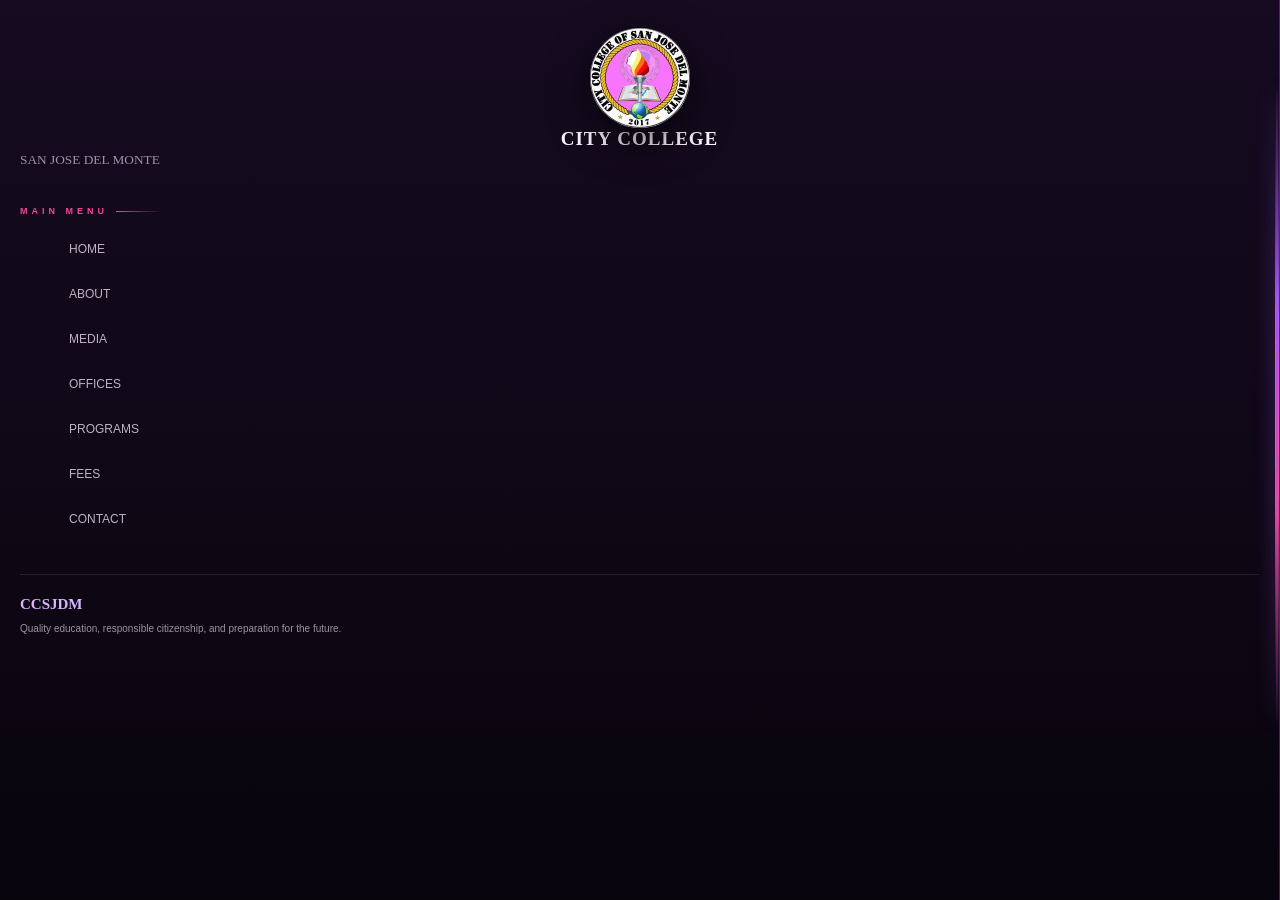
<file: sidebar.html>
<!DOCTYPE html>
<html>

<head>
    <meta charset="UTF-8">
    <title>City College Menu</title>
    <link rel="stylesheet" href="style.css">
</head>

<body class="sidebar">

    <div class="sidebar-content">

        <img src="city college logo.png"
             alt="City College Logo"
             class="side-logo">

        <h2>CITY COLLEGE</h2>

        <small>SAN JOSE DEL MONTE</small>

        <p class="menu-title">MAIN MENU</p>

        <ul class="menu">

            <li>
                <a href="home.html" target="contentFrame">
                    <b></b> HOME
                </a>
            </li>

            <li>
                <a href="about.html" target="contentFrame">
                    <b></b> ABOUT
                </a>
            </li>

            <li>
                <a href="media.html" target="contentFrame">
                    <b></b> MEDIA
                </a>
            </li>

            <li>
                <a href="offices.html" target="contentFrame">
                    <b></b> OFFICES
                </a>
            </li>

            <li>
                <a href="programs.html" target="contentFrame">
                    <b></b> PROGRAMS
                </a>
            </li>

            <li>
                <a href="fees.html" target="contentFrame">
                    <b></b> FEES
                </a>
            </li>

            <li>
                <a href="contact.html" target="contentFrame">
                    <b></b> CONTACT
                </a>
            </li>

        </ul>

        <div class="side-bottom">

            <strong>CCSJDM</strong>

            <p>
                Quality education, responsible
                citizenship, and preparation
                for the future.
           </p>
        </div>
    </div>
</body>
</html>
</file>
<file: style.css>
:root {
    --purple: #8b5cf6;
    --deep-purple: #5b21b6;
    --violet: #a855f7;
    --pink: #ec4899;
    --magenta: #d946ef;
    --lavender: #d8b4fe;
    --blue: #93c5fd;

    --white: #faf7ff;
    --text: #d8d0df;
    --muted: #9c91a8;

    --dark: #08040f;
    --dark2: #10071a;
    --dark3: #180b25;

    --border: rgba(184, 120, 255, 0.28);
}

* {
    margin: 0;
    padding: 0;
    box-sizing: border-box;
}

html {
    scroll-behavior: smooth;
}

body {
    min-height: 100vh;

    font-family: Georgia, "Times New Roman", serif;

    color: var(--white);

    background:
        radial-gradient(
            circle at 75% 10%,
            rgba(168, 85, 247, 0.20),
            transparent 28%
        ),
        radial-gradient(
            circle at 15% 80%,
            rgba(236, 72, 153, 0.13),
            transparent 30%
        ),
        linear-gradient(
            135deg,
            #050208,
            #100619,
            #07030d
        );

    overflow-x: hidden;
}

body::before {
    content: "";

    position: fixed;
    inset: -50px;

    background:
        linear-gradient(
            rgba(8, 4, 15, 0.58),
            rgba(8, 4, 15, 0.68)
        ),
        url("City College background.png");

    background-size: 1500px;
    background-position: center;
    background-repeat: no-repeat;

    filter: blur(5px);

    opacity: 0.65;

    transform: scale(1.02);

    z-index: -20;

    pointer-events: none;
}

body::after {
    content: "";

    position: fixed;

    width: 600px;
    height: 600px;

    right: -300px;
    top: 15%;

    border-radius: 50%;

    border: 1px solid rgba(216, 180, 254, 0.15);

    box-shadow:
        0 0 0 50px rgba(168, 85, 247, 0.025),
        0 0 0 100px rgba(217, 70, 239, 0.025),
        0 0 0 150px rgba(147, 197, 253, 0.018);

    animation: rotate 30s linear infinite;

    z-index: -10;

    pointer-events: none;
}

a {
    color: var(--lavender);
    transition: 0.3s ease;
}

a:hover {
    color: var(--pink);
}

img {
    max-width: 100%;
}

hr {
    border: none;
    border-top: 1px solid rgba(216, 180, 254, 0.25);
}

::selection {
    background: var(--violet);
    color: white;
}

.sidebar {
    min-height: 100vh;

    position: relative;

    overflow: hidden;

    background:
        linear-gradient(
            180deg,
            rgba(17, 6, 28, 0.98),
            rgba(5, 2, 10, 0.99)
        );

    border-right: 1px solid rgba(168, 85, 247, 0.35);

    box-shadow:
        12px 0 50px rgba(0, 0, 0, 0.45);
}


.sidebar::before {
    content: "COLLEGE";

    position: absolute;

    left: -35px;
    bottom: 40px;

    font-family: Arial, sans-serif;

    font-size: 70px;

    font-weight: 900;

    letter-spacing: 8px;

    color: transparent;

    -webkit-text-stroke:
        1px rgba(216, 180, 254, 0.07);

    transform: rotate(-90deg);

    transform-origin: left bottom;

    pointer-events: none;
}

.sidebar::after {
    content: "";

    position: absolute;

    top: 10%;
    right: 0;

    width: 2px;
    height: 70%;

    background:
        linear-gradient(
            transparent,
            var(--violet),
            var(--pink),
            transparent
        );

    box-shadow:
        0 0 18px rgba(168, 85, 247, 0.7);
}

.sidebar-content {
    min-height: 100vh;

    padding: 28px 20px;

    position: relative;

    z-index: 2;
}

.side-logo {
    width: 125px;
    height: 125px;

    object-fit: contain;

    display: block;

    margin: 0 auto 15px;

    transition: 0.5s ease;

    filter:
        drop-shadow(
            0 12px 20px rgba(0, 0, 0, 0.7)
        );
}

.side-logo:hover {
    transform:
        scale(1.08)
        rotate(-4deg);

    filter:
        drop-shadow(
            0 0 25px rgba(168, 85, 247, 0.7)
        );
}

.sidebar h2 {
    text-align: center;

    font-size: 19px;

    letter-spacing: 1px;

    color: var(--white);
}

.sidebar > small {
    display: block;

    text-align: center;

    margin-top: 5px;

    color: var(--muted);

    font-family: Arial, sans-serif;

    font-size: 9px;

    letter-spacing: 2px;
}

.menu-title {
    margin-top: 38px;
    margin-bottom: 13px;

    color: var(--pink);

    font-family: Arial, sans-serif;

    font-size: 9px;

    font-weight: bold;

    letter-spacing: 4px;
}

.menu-title::after {
    content: "";

    display: inline-block;

    width: 45px;
    height: 1px;

    margin-left: 8px;

    vertical-align: middle;

    background:
        linear-gradient(
            90deg,
            var(--pink),
            transparent
        );
}

.menu {
    list-style: none;
}

.menu li {
    margin: 5px 0;
}

.menu a {
    display: flex;

    align-items: center;

    gap: 12px;

    padding: 12px 13px;

    color: #bdb1c8;

    text-decoration: none;

    font-family: Arial, sans-serif;

    font-size: 12px;

    border: 1px solid transparent;

    border-radius: 6px;

    position: relative;

    overflow: hidden;

    transition: 0.35s ease;
}


.menu a::after {
    content: "";

    position: absolute;

    left: -100%;
    top: 0;

    width: 100%;
    height: 100%;

    background:
        linear-gradient(
            90deg,
            transparent,
            rgba(255,255,255,0.08),
            transparent
        );

    transition: 0.55s ease;
}

.menu a:hover::after {
    left: 100%;
}


.menu a:hover {
    color: white;

    background:
        linear-gradient(
            90deg,
            rgba(139, 92, 246, 0.22),
            rgba(236, 72, 153, 0.06)
        );

    border-color:
        rgba(168, 85, 247, 0.35);

    transform:
        translateX(6px);

    box-shadow:
        inset 3px 0 var(--violet),
        0 8px 25px rgba(0,0,0,0.2);
}


.menu a b {
    width: 23px;

    color: var(--lavender);

    font-size: 16px;

    text-align: center;

    transition: 0.3s ease;
}

.menu a:hover b {
    color: var(--pink);

    transform:
        scale(1.2)
        rotate(-5deg);
}

.side-bottom {
    margin-top: 35px;

    padding-top: 20px;

    border-top:
        1px solid rgba(216,180,254,0.12);
}

.side-bottom strong {
    color: var(--lavender);

    font-size: 15px;
}

.side-bottom p {
    margin-top: 7px;

    color: var(--muted);

    font-family: Arial, sans-serif;

    font-size: 10px;

    line-height: 1.7;
}

.page {
    min-height: 100vh;

    padding:
        45px 6%
        70px;

    position: relative;
}


.page::before {
    content: "";

    position: absolute;

    right: -130px;
    bottom: 10%;

    width: 280px;
    height: 280px;

    border:
        1px solid rgba(168,85,247,0.13);

    transform:
        rotate(45deg);

    pointer-events: none;
}

.hero {
    max-width: 1100px;

    min-height: 500px;

    margin: auto;

    display: flex;

    align-items: center;

    gap: 35px;

    position: relative;
}


.hero::before {
    content: "01";

    position: absolute;

    top: 0;
    right: 15px;

    font-family: Arial, sans-serif;

    font-size: 180px;

    font-weight: 900;

    line-height: 1;

    color: transparent;

    -webkit-text-stroke:
        1px rgba(216,180,254,0.07);

    pointer-events: none;
}


.hero::after {
    content: "";

    position: absolute;

    right: 0;
    bottom: 25px;

    width: 190px;
    height: 1px;

    background:
        linear-gradient(
            90deg,
            transparent,
            var(--violet),
            var(--pink)
        );
}

.hero-logo {
    position: relative;

    flex-shrink: 0;
}

.hero-logo::before {
    content: "";

    position: absolute;

    inset: -18px;

    border:
        1px solid rgba(168,85,247,0.35);

    border-radius: 50%;

    animation:
        pulseRing 3.5s ease-in-out infinite;
}

.hero-logo::after {
    content: "";

    position: absolute;

    inset: -30px;

    border:
        1px dashed rgba(236,72,153,0.18);

    border-radius: 50%;

    animation:
        rotate 12s linear infinite;
}

.hero-logo img {
    width: 120px;
    height: 120px;

    object-fit: contain;

    border-radius: 50%;

    padding: 7px;

    background:
        rgba(255,255,255,0.035);

    border:
        1px solid rgba(216,180,254,0.4);

    position: relative;

    z-index: 2;

    box-shadow:
        0 20px 50px rgba(0,0,0,0.55);
}

.welcome {
    position: relative;

    animation:
        reveal 1s ease;
}

.welcome-small {
    color: var(--pink);

    font-family: Arial, sans-serif;

    font-size: 11px;

    font-weight: bold;

    letter-spacing: 5px;

    margin-bottom: 12px;
}

.welcome h1 {
    font-size:
        clamp(44px, 7vw, 76px);

    line-height: 0.95;

    letter-spacing: -2px;

    color: var(--white);

    text-shadow:
        0 15px 40px rgba(0,0,0,0.7);
}

.welcome h3 {
    margin-top: 17px;

    color: var(--lavender);

    font-family: Arial, sans-serif;

    font-size: 12px;

    font-weight: normal;

    letter-spacing: 6px;
}

.welcome hr {
    width: 100px;

    margin: 27px 0;

    border: none;

    border-top:
        2px solid var(--violet);

    box-shadow:
        0 0 12px rgba(168,85,247,0.4);
}

.welcome > p:not(.welcome-small) {
    max-width: 510px;

    color: var(--text);

    font-family: Arial, sans-serif;

    font-size: 14px;

    line-height: 1.8;
}

.enroll-now,
.button {
    display: inline-flex;

    align-items: center;

    gap: 17px;

    margin-top: 27px;

    padding: 14px 25px;

    color: white;

    background:
        linear-gradient(
            110deg,
            #6d28d9,
            #4a0975
        );

    border:
        1px solid rgba(216,180,254,0.4);

    border-radius: 4px;

    text-decoration: none;

    font-family: Arial, sans-serif;

    font-size: 11px;

    font-weight: bold;

    letter-spacing: 1px;

    position: relative;

    overflow: hidden;

    transition: 0.35s ease;
}

.enroll-now::before,
.button::before {
    content: "";

    position: absolute;

    top: -50%;
    left: -80px;

    width: 40px;
    height: 200%;

    background:
        rgba(255,255,255,0.15);

    transform:
        rotate(20deg);

    transition: 0.6s ease;
}

.enroll-now:hover::before,
.button:hover::before {
    left: 120%;
}

.enroll-now:hover,
.button:hover {
    transform:
        translateY(-5px);

    border-color:
        var(--pink);

    box-shadow:
        0 15px 35px rgba(0,0,0,0.45),
        0 0 25px rgba(168,85,247,0.18);
}

.features {
    max-width: 1080px;

    margin:
        20px auto
        80px;

    display: grid;

    grid-template-columns:
        repeat(4, 1fr);

    background:
        rgba(12,5,20,0.78);

    border:
        1px solid rgba(168,85,247,0.25);

    backdrop-filter: blur(14px);

    box-shadow:
        0 25px 60px rgba(0,0,0,0.3);

    position: relative;
}

.features::before {
    content: "WHY CITY COLLEGE";

    position: absolute;

    left: 18px;
    top: -22px;

    color: #765c82;

    font-family: Arial, sans-serif;

    font-size: 8px;

    letter-spacing: 3px;
}

.feature {
    min-height: 140px;

    padding: 25px 20px;

    display: grid;

    grid-template-columns: 40px 1fr;

    gap: 8px;

    border-right:
        1px solid rgba(216,180,254,0.10);

    position: relative;

    transition: 0.35s ease;
}

.feature:last-child {
    border-right: none;
}

.feature:hover {
    background:
        linear-gradient(
            145deg,
            rgba(139,92,246,0.16),
            rgba(236,72,153,0.04)
        );

    transform:
        translateY(-5px);
}

.feature b {
    grid-row: span 2;

    color: var(--pink);

    font-size: 25px;

    font-weight: normal;
}

.feature strong {
    color: var(--white);

    font-family: Arial, sans-serif;

    font-size: 10px;

    letter-spacing: 1px;
}

.feature small {
    color: var(--muted);

    font-family: Arial, sans-serif;

    font-size: 10px;

    line-height: 1.5;
}

.section-title {
    display: flex;

    justify-content: center;

    align-items: center;

    gap: 12px;

    color: var(--pink);

    font-family: Arial, sans-serif;

    font-size: 10px;

    font-weight: bold;

    letter-spacing: 4px;
}

.section-title::before,
.section-title::after {
    content: "";

    width: 50px;

    height: 1px;

    background:
        linear-gradient(
            90deg,
            transparent,
            var(--violet)
        );
}

.section-title::after {
    background:
        linear-gradient(
            90deg,
            var(--violet),
            transparent
        );
}

.explore-section {
    max-width: 1080px;

    margin: auto;

    text-align: center;
}

.explore-section > h2 {
    margin:
        15px 0
        40px;

    color: var(--white);

    font-size:
        clamp(28px, 4vw, 42px);

    line-height: 1.2;
}

mark {
    background: none;

    color: var(--lavender);

    position: relative;
}

mark::after {
    content: "";

    position: absolute;

    left: 0;
    bottom: -5px;

    width: 100%;
    height: 2px;

    background:
        linear-gradient(
            90deg,
            var(--violet),
            var(--pink)
        );
}

.cards {
    display: grid;

    grid-template-columns:
        repeat(3, 1fr);

    gap: 22px;
}

.card {
    min-height: 250px;

    padding: 31px 24px;

    text-align: center;

    background:
        linear-gradient(
            145deg,
            rgba(36,14,50,0.94),
            rgba(9,4,15,0.97)
        );

    border:
        1px solid rgba(168,85,247,0.28);

    border-radius: 22px;

    position: relative;

    overflow: hidden;

    transition:
        0.45s cubic-bezier(.2,.8,.2,1);
}


.card::before {
    content: "";

    position: absolute;

    width: 130px;
    height: 130px;

    top: -90px;
    right: -90px;

    border:
        1px solid rgba(236,72,153,0.25);

    transform:
        rotate(45deg);

    transition: 0.5s ease;
}



.card::after {
    content: "";

    position: absolute;

    top: 0;
    left: 0;

    width: 0;
    height: 3px;

    background:
        linear-gradient(
            90deg,
            var(--violet),
            var(--pink),
            var(--blue)
        );

    transition: 0.5s ease;
}

.card:hover {
    transform:
        translateY(-12px)
        rotateX(2deg);

    border-color:
        rgba(216,180,254,0.5);

    box-shadow:
        0 25px 55px rgba(0,0,0,0.45),
        0 0 30px rgba(168,85,247,0.10);
}

.card:hover::before {
    transform:
        rotate(70deg)
        scale(1.3);
}

.card:hover::after {
    width: 100%;
}

.card-icon {
    width: 70px;
    height: 70px;

    margin:
        0 auto
        20px;

    display: flex;

    align-items: center;
    justify-content: center;

    border:
        1px solid var(--violet);

    border-radius: 50%;

    color: var(--lavender);

    background:
        rgba(5,2,10,0.7);

    font-size: 26px;

    position: relative;

    transition: 0.4s ease;
}

.card-icon::before {
    content: "";

    position: absolute;

    inset: -7px;

    border:
        1px dashed rgba(236,72,153,0.25);

    border-radius: 50%;

    transition: 0.5s ease;
}

.card:hover .card-icon {
    color: white;

    border-color:
        var(--pink);

    transform:
        scale(1.1)
        rotate(7deg);
}

.card:hover .card-icon::before {
    transform:
        rotate(180deg);
}

.card h2 {
    color: var(--white);

    font-size: 20px;

    margin-bottom: 12px;
}

.card p {
    color: var(--text);

    font-family: Arial, sans-serif;

    font-size: 13px;

    line-height: 1.7;
}

.card a {
    display: inline-block;

    margin-top: 19px;

    color: var(--lavender);

    text-decoration: none;

    font-family: Arial, sans-serif;

    font-size: 11px;

    font-weight: bold;

    letter-spacing: 1px;
}

.card a:hover {
    color: var(--pink);

    transform:
        translateX(7px);
}

.inner-page {
    max-width: 1120px;

    margin: auto;
}

.page-header {
    display: flex;

    align-items: center;

    gap: 25px;

    padding-bottom: 25px;

    margin-bottom: 35px;

    border-bottom:
        1px solid rgba(216,180,254,0.14);

    position: relative;
}

.page-header::before {
    content:
        "CITY COLLEGE • SAN JOSE DEL MONTE";

    position: absolute;

    right: 0;
    bottom: 8px;

    color: #6f6178;

    font-family: Arial, sans-serif;

    font-size: 8px;

    letter-spacing: 2px;
}

.page-header::after {
    content: "";

    position: absolute;

    bottom: -1px;
    left: 0;

    width: 140px;
    height: 2px;

    background:
        linear-gradient(
            90deg,
            var(--violet),
            var(--pink),
            transparent
        );
}

.page-header img {
    width: 85px;
    height: 85px;

    object-fit: contain;

    padding: 5px;

    background:
        rgba(255,255,255,0.025);

    border:
        1px solid rgba(168,85,247,0.4);
}

.page-header h1 {
    color: var(--white);

    font-size: 43px;

    letter-spacing: 1px;
}

.page-header p {
    margin-top: 6px;

    color: var(--muted);

    font-family: Arial, sans-serif;
}

.content-box {
    padding: 32px;

    margin-bottom: 23px;

    background:
        linear-gradient(
            145deg,
            rgba(29,11,40,0.95),
            rgba(8,4,13,0.97)
        );

    border:
        1px solid rgba(168,85,247,0.25);

    border-left:
        4px solid var(--violet);

    position: relative;

    overflow: hidden;

    box-shadow:
        0 20px 45px rgba(0,0,0,0.2);

    animation:
        pageReveal 0.6s ease;
}

.content-box::before {
    content: "";

    position: absolute;

    width: 170px;
    height: 170px;

    right: -95px;
    top: -95px;

    border:
        1px solid rgba(236,72,153,0.16);

    transform:
        rotate(45deg);
}

.content-box h2 {
    color: var(--lavender);

    font-size: 23px;

    margin-bottom: 18px;
}

.content-box p {
    color: var(--text);

    font-family: Arial, sans-serif;

    font-size: 14px;

    line-height: 1.85;

    margin-bottom: 14px;
}

.content-box ul,
.content-box ol {
    margin-left: 25px;

    color: var(--text);

    font-family: Arial, sans-serif;

    line-height: 2;
}

.content-box li::marker {
    color: var(--pink);
}


.content-box dt {
    margin-top: 18px;

    padding-left: 12px;

    color: var(--lavender);

    font-weight: bold;

    border-left:
        2px solid var(--pink);
}

.content-box dd {
    margin-left: 22px;

    color: var(--muted);

    font-family: Arial, sans-serif;

    line-height: 1.8;
}

pre {
    padding: 24px;

    overflow-x: auto;

    background:
        #06030a;

    border:
        1px solid rgba(168,85,247,0.22);

    border-left:
        3px solid var(--pink);

    color: var(--lavender);

    line-height: 1.8;
}

table {
    width: 100%;

    margin-top: 20px;

    border-collapse: collapse;

    font-family: Arial, sans-serif;
}

td {
    padding: 16px;

    border:
        1px solid rgba(216,180,254,0.12);

    color: var(--text);

    font-size: 13px;
}

tr:first-child {
    background:
        linear-gradient(
            90deg,
            rgba(91,33,182,0.45),
            rgba(131,24,67,0.20)
        );
}

tr:first-child td {
    color: var(--lavender);

    font-weight: bold;

    letter-spacing: 1px;
}

tr:hover {
    background:
        rgba(168,85,247,0.09);
}

.program-card {
    padding: 29px;

    margin-top: 20px;

    background:
        linear-gradient(
            100deg,
            rgba(37,14,50,0.95),
            rgba(9,4,14,0.97)
        );

    border:
        1px solid rgba(168,85,247,0.25);

    border-left:
        5px solid var(--violet);

    position: relative;

    transition: 0.4s ease;
}

.program-card::after {
    content: "PROGRAM";

    position: absolute;

    right: 20px;
    top: 20px;

    color: #604c69;

    font-family: Arial, sans-serif;

    font-size: 8px;

    letter-spacing: 3px;
}

.program-card:hover {
    transform:
        translateX(8px);

    border-left-color:
        var(--pink);

    box-shadow:
        0 15px 35px rgba(0,0,0,0.3);
}

.program-card h2 {
    color: var(--lavender);
}

.office-grid,
.contact-grid {
    display: grid;

    grid-template-columns:
        repeat(3, 1fr);

    gap: 22px;
}

.office-card,
.contact-card {
    min-height: 230px;

    padding: 30px 23px;

    text-align: center;

    background:
        linear-gradient(
            145deg,
            rgba(34,13,46,0.95),
            rgba(9,4,15,0.97)
        );

    border:
        1px solid rgba(168,85,247,0.25);

    position: relative;

    overflow: hidden;

    transition: 0.4s ease;
}

.office-card::before,
.contact-card::before {
    content: "";

    position: absolute;

    left: 0;
    top: 0;

    width: 55px;
    height: 3px;

    background:
        linear-gradient(
            90deg,
            var(--violet),
            var(--pink)
        );

    transition: 0.5s ease;
}

.office-card:hover,
.contact-card:hover {
    transform:
        translateY(-10px);

    border-color:
        rgba(216,180,254,0.45);

    box-shadow:
        0 25px 50px rgba(0,0,0,0.35);
}

.office-card:hover::before,
.contact-card:hover::before {
    width: 100%;
}

.office-card h2,
.contact-card h2 {
    color: var(--white);

    margin:
        15px 0;
}

.office-card p,
.contact-card p {
    color: var(--muted);

    font-family: Arial, sans-serif;

    line-height: 1.7;
}

.fee-highlight {
    padding: 60px 30px;

    text-align: center;

    background:
        radial-gradient(
            circle at center,
            rgba(168,85,247,0.25),
            transparent 55%
        ),
        linear-gradient(
            135deg,
            #281033,
            #0b0412
        );

    border:
        1px solid rgba(216,180,254,0.3);

    position: relative;

    overflow: hidden;
}

.fee-highlight::before {
    content: "₱ 0";

    position: absolute;

    right: -20px;
    bottom: -45px;

    font-family: Arial, sans-serif;

    font-size: 150px;

    font-weight: 900;

    color: transparent;

    -webkit-text-stroke:
        1px rgba(216,180,254,0.05);
}

.free-icon {
    width: 80px;
    height: 80px;

    margin:
        0 auto
        20px;

    display: flex;

    align-items: center;
    justify-content: center;

    border:
        2px solid var(--violet);

    border-radius: 50%;

    color: var(--pink);

    font-size: 32px;

    animation:
        softPulse 3s infinite;
}

.fee-highlight h2 {
    color: var(--lavender);

    font-size: 36px;

    letter-spacing: 2px;
}

.free {
    color: var(--lavender) !important;

    font-weight: bold;

    text-align: center;
}

.media-logo {
    width: 200px;

    display: block;

    margin: 25px auto;

    padding: 8px;

    background:
        rgba(255,255,255,0.96);

    border:
        1px solid var(--violet);

    transition: 0.4s ease;
}

.media-logo:hover {
    transform:
        scale(1.05)
        rotate(-1deg);

    box-shadow:
        0 15px 35px rgba(0,0,0,0.4);
}

audio {
    width: 100%;

    margin-top: 10px;
}

.college-video {
    width: 100%;

    max-height: 540px;

    display: block;

    background: black;

    border:
        1px solid rgba(168,85,247,0.3);

    box-shadow:
        0 20px 50px rgba(0,0,0,0.4);
}

iframe {
    width: 100%;

    border:
        1px solid rgba(168,85,247,0.3);
}

footer {
    max-width: 1080px;

    margin:
        80px auto
        0;

    padding:
        35px 20px;

    text-align: center;

    border-top:
        1px solid rgba(216,180,254,0.12);

    position: relative;
}

footer::before {

    position: absolute;

    left: 50%;
    top: -13px;

    transform:
        translateX(-50%);

    padding:
        0 15px;

    background:
        #0a0410;

    color: var(--pink);

    font-size: 15px;
}

footer p {
    margin: 6px;

    color: #746b7b;

    font-family: Arial, sans-serif;

    font-size: 10px;
}

b {
    color: var(--white);
}

strong {
    color: var(--lavender);
}

i {
    color: #c4b5fd;
}

em {
    color: #e879f9;
}

mark {
    color: var(--lavender);

    background: transparent;
}

small {
    color: var(--muted);
}

del {
    color: #6f6477;
}

ins {
    color: var(--blue);

    text-decoration-color:
        var(--violet);
}

sub,
sup {
    color: var(--pink);
}

::-webkit-scrollbar {
    width: 9px;
}

::-webkit-scrollbar-track {
    background: #06020b;
}

::-webkit-scrollbar-thumb {
    background:
        linear-gradient(
            #8b5cf6,
            #d946ef
        );

    border-radius: 20px;
}

::-webkit-scrollbar-thumb:hover {
    background:
        linear-gradient(
            #a855f7,
            #ec4899
        );
}

@keyframes reveal {

    from {
        opacity: 0;

        transform:
            translateY(35px);
    }

    to {
        opacity: 1;

        transform:
            translateY(0);
    }
}


@keyframes pageReveal {

    from {
        opacity: 0;

        transform:
            translateY(20px);
    }

    to {
        opacity: 1;

        transform:
            translateY(0);
    }
}


@keyframes rotate {

    from {
        transform:
            rotate(0deg);
    }

    to {
        transform:
            rotate(360deg);
    }
}


@keyframes pulseRing {

    0% {
        transform: scale(1);

        opacity: 0.25;
    }

    50% {
        transform: scale(1.08);

        opacity: 0.65;
    }

    100% {
        transform: scale(1);

        opacity: 0.25;
    }
}


@keyframes softPulse {

    0% {
        box-shadow:
            0 0 0
            rgba(168,85,247,0);
    }

    50% {
        box-shadow:
            0 0 35px
            rgba(168,85,247,0.25);
    }

    100% {
        box-shadow:
            0 0 0
            rgba(168,85,247,0);
    }
}

@media screen and (max-width: 900px) {

    .features {
        grid-template-columns:
            repeat(2, 1fr);
    }

    .cards {
        grid-template-columns:
            repeat(2, 1fr);
    }

    .office-grid,
    .contact-grid {
        grid-template-columns:
            repeat(2, 1fr);
    }

    .hero::before {
        font-size: 120px;
    }
}


@media screen and (max-width: 600px) {

    .page {
        padding:
            30px 5%
            60px;
    }

    .hero {
        min-height: 450px;

        flex-direction: column;

        justify-content: center;

        text-align: center;
    }

    .welcome hr {
        margin:
            25px auto;
    }

    .welcome h3 {
        letter-spacing: 3px;
    }

    .features,
    .cards,
    .office-grid,
    .contact-grid {
        grid-template-columns: 1fr;
    }

    .feature {
        border-right: none;

        border-bottom:
            1px solid rgba(216,180,254,0.10);
    }

    .feature:last-child {
        border-bottom: none;
    }

    .page-header {
        flex-direction: column;

        text-align: center;
    }

    .page-header h1 {
        font-size: 32px;
    }

    .page-header::before {
        display: none;
    }

    .content-box {
        padding: 23px;
    }

    .fee-highlight h2 {
        font-size: 28px;
    }
}
.card,
.feature,
.content-box,
.program-card,
.office-card,
.contact-card,
.fee-highlight {
    border-radius: 22px !important;
    overflow: hidden;
}

.features {
    border-radius: 22px !important;
    overflow: hidden;
}

.feature:first-child {
    border-radius: 22px 0 0 22px;
}

.feature:last-child {
    border-radius: 0 22px 22px 0;
}

.sidebar img {
    width: 100px !important;
    height: 100px !important;
    border-radius: 50% !important;
    object-fit: cover !important;
    display: block !important;
    margin: 0 auto !important;
}

/* Shared styling for the standalone portfolio pages. */
.enrollment-page,
.programming-page,
.about-page {
    min-height: 100vh;
    padding: 42px 20px;
    color: var(--text);
    background:
        linear-gradient(rgba(8, 4, 15, 0.78), rgba(8, 4, 15, 0.88)),
        url("City College background.png") center / cover fixed;
}

.enrollment-page::before,
.programming-page::before,
.about-page::before,
.enrollment-page::after,
.programming-page::after,
.about-page::after {
    display: none;
}

.enrollment-page h1,
.programming-page > h1,
.about-page h1 {
    width: min(100%, 850px);
    margin: 0 auto 28px;
    padding: 25px;
    border: 1px solid var(--border);
    border-radius: 18px;
    color: var(--white);
    background: linear-gradient(135deg, rgba(91, 33, 182, 0.9), rgba(139, 92, 246, 0.72));
    box-shadow: 0 15px 40px rgba(0, 0, 0, 0.4);
    text-align: center;
}

.enrollment-page form,
.programming-page > h1 ~ *,
.about-page .card {
    width: min(100%, 850px);
    margin-right: auto;
    margin-left: auto;
}

.enrollment-page form,
.programming-page > h1 ~ p,
.programming-page > h1 ~ ol,
.programming-page > h1 ~ ul,
.programming-page > h1 ~ dl,
.programming-page > h1 ~ table,
.programming-page > h1 ~ img,
.about-page .card {
    padding: 28px;
    border: 1px solid var(--border);
    border-radius: 18px;
    background: rgba(16, 7, 26, 0.88);
    box-shadow: 0 15px 40px rgba(0, 0, 0, 0.38);
}

.enrollment-page form {
    color: var(--text);
}

.enrollment-page fieldset {
    margin-bottom: 22px;
    padding: 20px;
    border: 1px solid var(--border);
    border-radius: 12px;
}

.enrollment-page legend,
.enrollment-page label,
.enrollment-page .field-label {
    color: var(--lavender);
}

.enrollment-page input:not([type="radio"]):not([type="checkbox"]),
.enrollment-page select {
    width: 100%;
    margin-top: 6px;
    padding: 11px;
    border: 1px solid var(--border);
    border-radius: 7px;
    color: var(--white);
    background: rgba(8, 4, 15, 0.8);
    font: inherit;
}

.enrollment-page input[type="date"],
.enrollment-page input[type="number"] {
    color-scheme: dark;
    color: var(--white);
    background: rgba(8, 4, 15, 0.8);
}

.enrollment-page input[type="date"]::-webkit-calendar-picker-indicator {
    filter: brightness(0) invert(1);
    cursor: pointer;
}

.enrollment-page input[type="number"]::-webkit-inner-spin-button,
.enrollment-page input[type="number"]::-webkit-outer-spin-button {
    opacity: 1;
    filter: invert(1) brightness(1.35);
}

.enrollment-page input:focus,
.enrollment-page select:focus {
    outline: 2px solid var(--pink);
}

.enrollment-page .option,
.enrollment-page .consent {
    display: inline-flex;
    align-items: center;
    margin: 10px 16px 0 0;
    color: var(--text);
    font-weight: normal;
}

.enrollment-page input[type="radio"],
.enrollment-page input[type="checkbox"] {
    accent-color: var(--pink);
}

.enrollment-page input[type="submit"],
.enrollment-page input[type="reset"] {
    margin: 10px 8px 0 0;
    padding: 12px 20px;
    border: 0;
    border-radius: 7px;
    color: white;
    background: var(--deep-purple);
    cursor: pointer;
    font: inherit;
    font-weight: bold;
}

.enrollment-page input[type="submit"]:hover,
.enrollment-page input[type="reset"]:hover {
    background: var(--pink);
}

.programming-page {
    max-width: 920px;
    margin: 32px auto;
    border: 1px solid var(--border);
    border-radius: 22px;
    background:
        linear-gradient(rgba(16, 7, 26, 0.9), rgba(16, 7, 26, 0.92)),
        url("City College background.png") center / cover fixed;
    line-height: 1.75;
    box-shadow: 0 18px 50px rgba(0, 0, 0, 0.5);
}

.enrollment-page form {
    box-shadow: 0 18px 50px rgba(0, 0, 0, 0.5);
}

.programming-page > p:first-of-type {
    color: var(--lavender);
    text-align: center;
    font-size: 19px;
    font-style: italic;
}

.programming-page > h2,
.programming-page > h3 {
    width: min(100%, 850px);
    margin-right: auto;
    margin-left: auto;
    color: var(--lavender);
}

.programming-page > h2 {
    padding: 15px 20px;
    border-bottom: 2px solid var(--pink);
}

.programming-page > h3 {
    color: var(--pink);
}

.programming-page > h1 ~ p,
.programming-page > h1 ~ ol,
.programming-page > h1 ~ ul,
.programming-page > h1 ~ dl,
.programming-page > h1 ~ table,
.programming-page > h1 ~ img {
    color: var(--text);
}

.programming-page table {
    width: min(100%, 850px);
    border-collapse: collapse;
}

.programming-page th {
    color: white;
    background: var(--deep-purple);
}

.programming-page th,
.programming-page td {
    padding: 11px;
    border: 1px solid var(--border);
    text-align: left;
}

.programming-page tr:nth-child(even) {
    background: rgba(139, 92, 246, 0.12);
}

.programming-page a {
    color: var(--lavender);
}

.programming-page mark {
    color: #160d20;
    background: var(--lavender);
}

.about-page .card {
    text-align: center;
}

.about-page .avatar {
    width: 88px;
    height: 88px;
    margin: 0 auto 18px;
    border: 1px solid var(--lavender);
    border-radius: 50%;
    background: linear-gradient(135deg, var(--deep-purple), var(--pink));
    box-shadow: 0 0 28px rgba(236, 72, 153, 0.35);
}

.about-page .intro {
    color: var(--lavender);
    font-style: italic;
}

.about-page .facts {
    margin-top: 28px;
}

.about-page .facts p {
    padding: 13px;
    border: 1px solid var(--border);
    border-radius: 9px;
    color: var(--text);
    background: rgba(139, 92, 246, 0.12);
}

.about-page strong {
    color: var(--lavender);
}

@media screen and (max-width: 600px) {
    .enrollment-page,
    .programming-page,
    .about-page {
        padding: 24px 12px;
    }

    .enrollment-page form,
    .programming-page > h1 ~ *,
    .about-page .card {
        padding: 20px 16px;
    }

    .enrollment-page input[type="submit"],
    .enrollment-page input[type="reset"] {
        width: 100%;
        margin-right: 0;
    }
}
</file>
